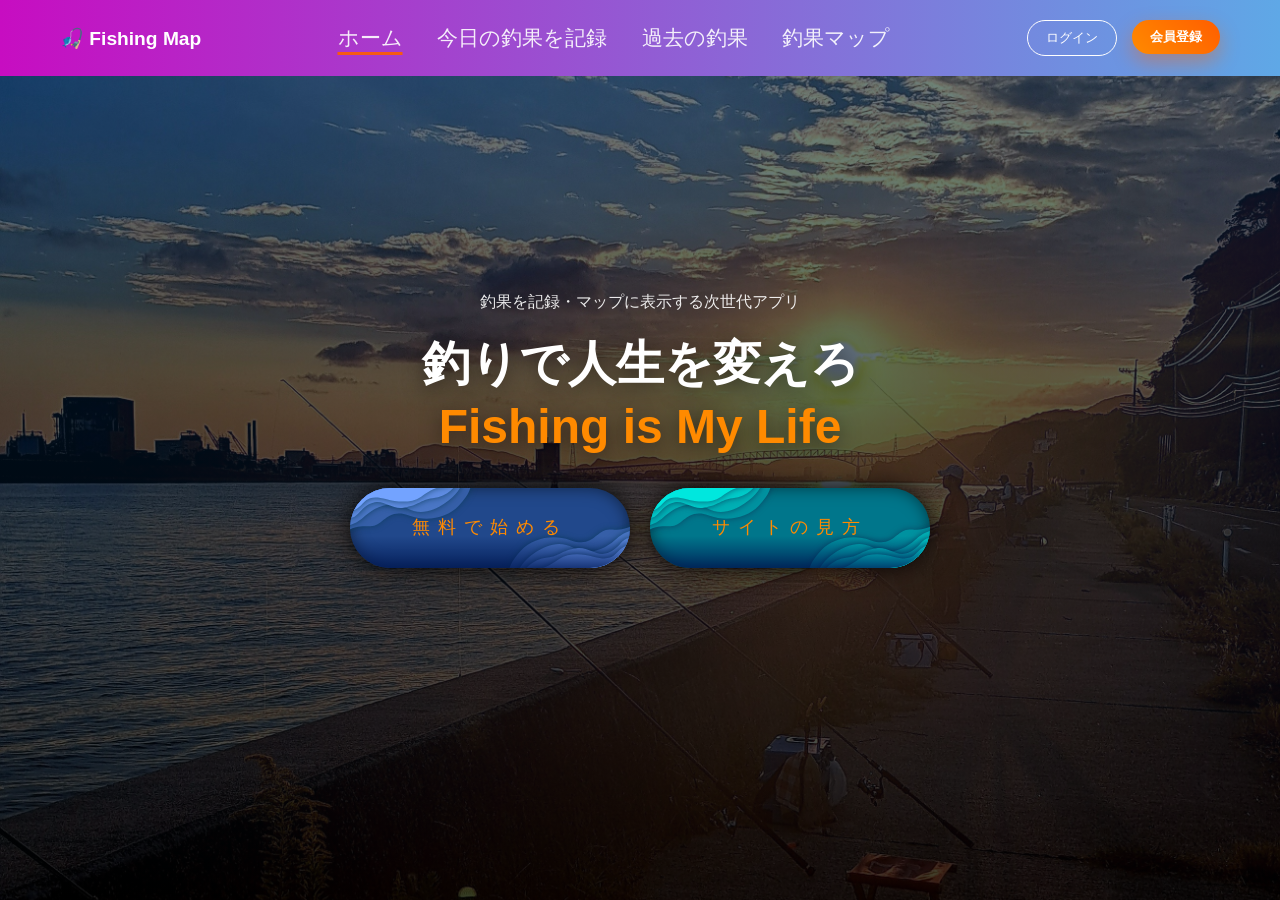
<file: index.html>
<!DOCTYPE html>
<html lang="ja">
<head>
  <meta charset="UTF-8">
  <title>Fishing Map Pro</title>
  <link rel="stylesheet" href="css/style.css">
  <link rel="stylesheet" href="css/ocean_btn.css">
  <link rel="stylesheet" href="css/mobile.css">
  <link href="https://fonts.googleapis.com/css2?family=Griffy&display=swap" rel="stylesheet">
</head>
<body>

<header class="navbar">
  <div class="logo">🎣 Fishing Map</div>
  <nav>
    <a href="#" class="active">ホーム</a>
    <a href="html/today.html">今日の釣果を記録</a>
    <a href="html/history.html">過去の釣果</a>
    <a href="html/map.html">釣果マップ</a>
  </nav>
  <div class="nav-buttons" id="navButtons">
    <a href="./html/login.html"><button class="outline-btn" onclick="showLogin()">ログイン</button></a>
    <a href="./html/register.html"><button class="primary-btn small" onclick="showRegister()">会員登録</button></a>
  </div>
  
  <!-- ハンバーガーボタン -->
  <button class="hamburger" id="hamburgerMenu">
    <span></span><span></span><span></span>
  </button>
</header>

<!-- モバイル用全画面メニュー -->
<div class="mobile-menu" id="mobileMenuOverlay">
  <nav>
    <a href="#" class="active-link">ホーム</a>
    <a href="html/today.html">今日の釣果を記録</a>
    <a href="html/history.html">過去の釣果</a>
    <a href="html/map.html">釣果マップ</a>
  </nav>
  <div class="nav-buttons">
    <a href="./html/login.html"><button class="outline-btn" onclick="showLogin()">ログイン</button></a>
    <a href="./html/register.html"><button class="primary-btn small" onclick="showRegister()">会員登録</button></a>
  </div>
</div>

<section class="hero home-hero">

  <img src="img/20251013_170953.jpg" alt="syasinn" class="hero-bg">

  <!-- 暗くするオーバーレイ -->
  <div class="overlay"></div>
  
  <div class="hero-content">
    <p class="sub">釣果を記録・マップに表示する次世代アプリ</p>
    <h1>
      釣りで人生を変えろ<br>
      <span>Fishing is My Life</span>
    </h1>

    <div class="hero-buttons">
      <a href="html/register.html" class="button button--1">
        <span class="wave"></span>
        <span class="wave"></span>
        <span class="wave"></span>
        <span class="wave"></span>
        <span class="fish"></span>
        <span class="button__text">無料で始める</span>
        <span class="bubble"></span>
        <span class="bubble"></span>
        <span class="bubble"></span>
        <span class="bubble"></span>
      </a>
      <a href="html/about.html" class="button button--2">
        <span class="wave"></span>
        <span class="wave"></span>
        <span class="wave"></span>
        <span class="wave"></span>
        <span class="fish"></span>
        <span class="button__text">サイトの見方</span>
        <span class="bubble"></span>
        <span class="bubble"></span>
        <span class="bubble"></span>
        <span class="bubble"></span>
      </a>
    </div>
  </div>


</section>

<script src="script/auth.js"></script>
<script src="script/script.js"></script>
<script>
  updateNavbar();
</script>
</body>
</html>
</file>
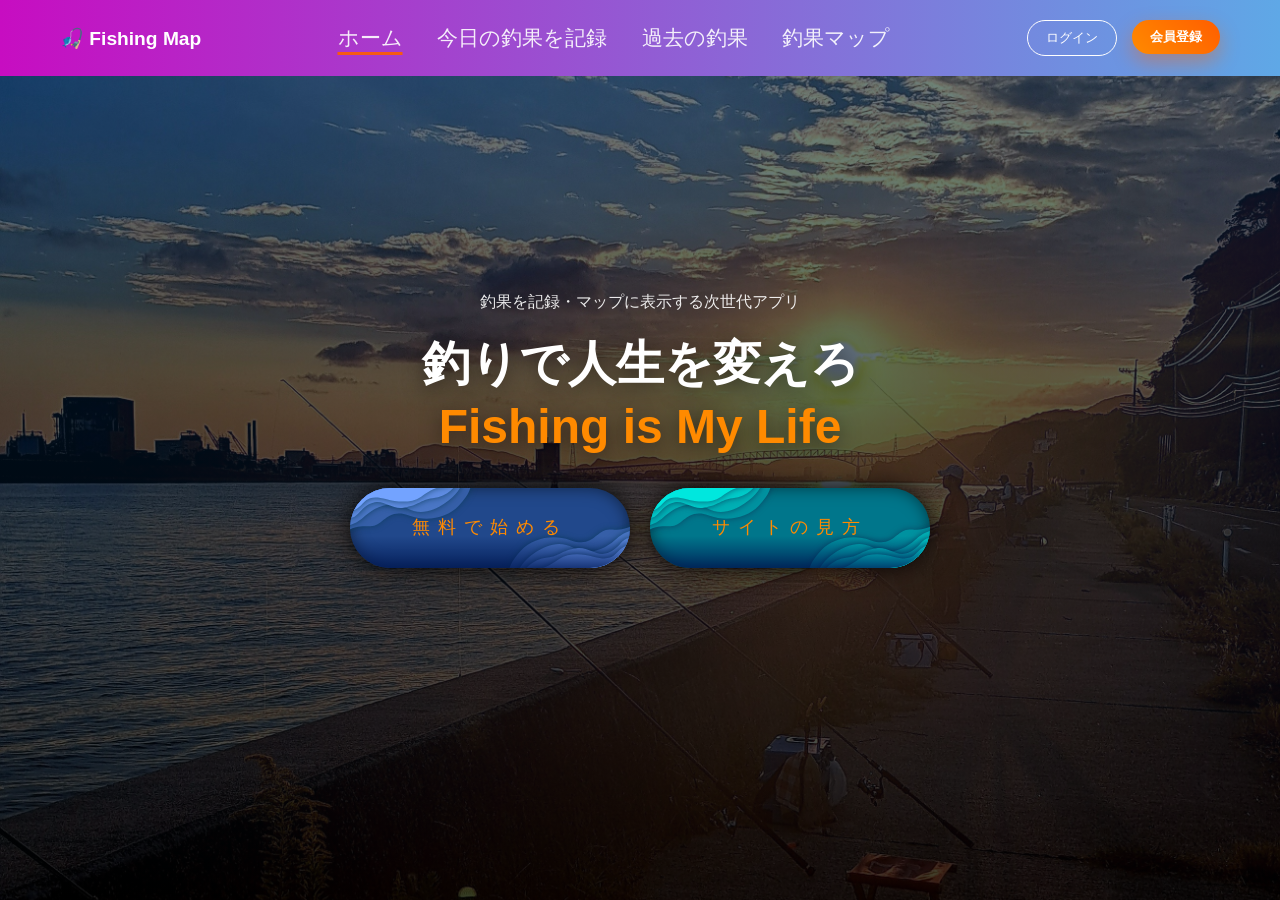
<file: Web/main/index.html>
<!DOCTYPE html>
<html lang="ja">
<head>
  <meta charset="UTF-8">
  <title>Fishing Map Pro</title>
  <link rel="stylesheet" href="css/style.css">
  <link rel="stylesheet" href="css/ocean_btn.css">
  <link href="https://fonts.googleapis.com/css2?family=Griffy&display=swap" rel="stylesheet">
</head>
<body>

<header class="navbar">
  <div class="logo">🎣 Fishing Map</div>
  <nav>
    <a href="#" class="active">ホーム</a>
    <a href="html/today.html">今日の釣果を記録</a>
    <a href="html/history.html">過去の釣果</a>
    <a href="html/map.html">釣果マップ</a>
  </nav>
  <div class="nav-buttons" id="navButtons">
    <a href="./html/login.html"><button class="outline-btn" onclick="showLogin()">ログイン</button></a>
    <a href="./html/register.html"><button class="primary-btn small" onclick="showRegister()">会員登録</button></a>
  </div> 
</header>

<section class="hero">

  <img src="img/20251013_170953.jpg" alt="syasinn" class="hero-bg">

  <!-- 暗くするオーバーレイ -->
  <div class="overlay"></div>
  
  <div class="hero-content">
    <p class="sub">釣果を記録・マップに表示する次世代アプリ</p>
    <h1>
      釣りで人生を変えろ<br>
      <span>Fishing is My Life</span>
    </h1>

    <div class="hero-buttons">
      <a href="html/register.html" class="button button--1">
        <span class="wave"></span>
        <span class="wave"></span>
        <span class="wave"></span>
        <span class="wave"></span>
        <span class="fish"></span>
        <span class="button__text">無料で始める</span>
        <span class="bubble"></span>
        <span class="bubble"></span>
        <span class="bubble"></span>
        <span class="bubble"></span>
      </a>
      <a href="html/about.html" class="button button--2">
        <span class="wave"></span>
        <span class="wave"></span>
        <span class="wave"></span>
        <span class="wave"></span>
        <span class="fish"></span>
        <span class="button__text">サイトの見方</span>
        <span class="bubble"></span>
        <span class="bubble"></span>
        <span class="bubble"></span>
        <span class="bubble"></span>
      </a>
    </div>
  </div>


</section>

<script src="script/auth.js"></script>
<script src="script/script.js"></script>
<script>
  updateNavbar();
</script>
</body>
</html>
</file>
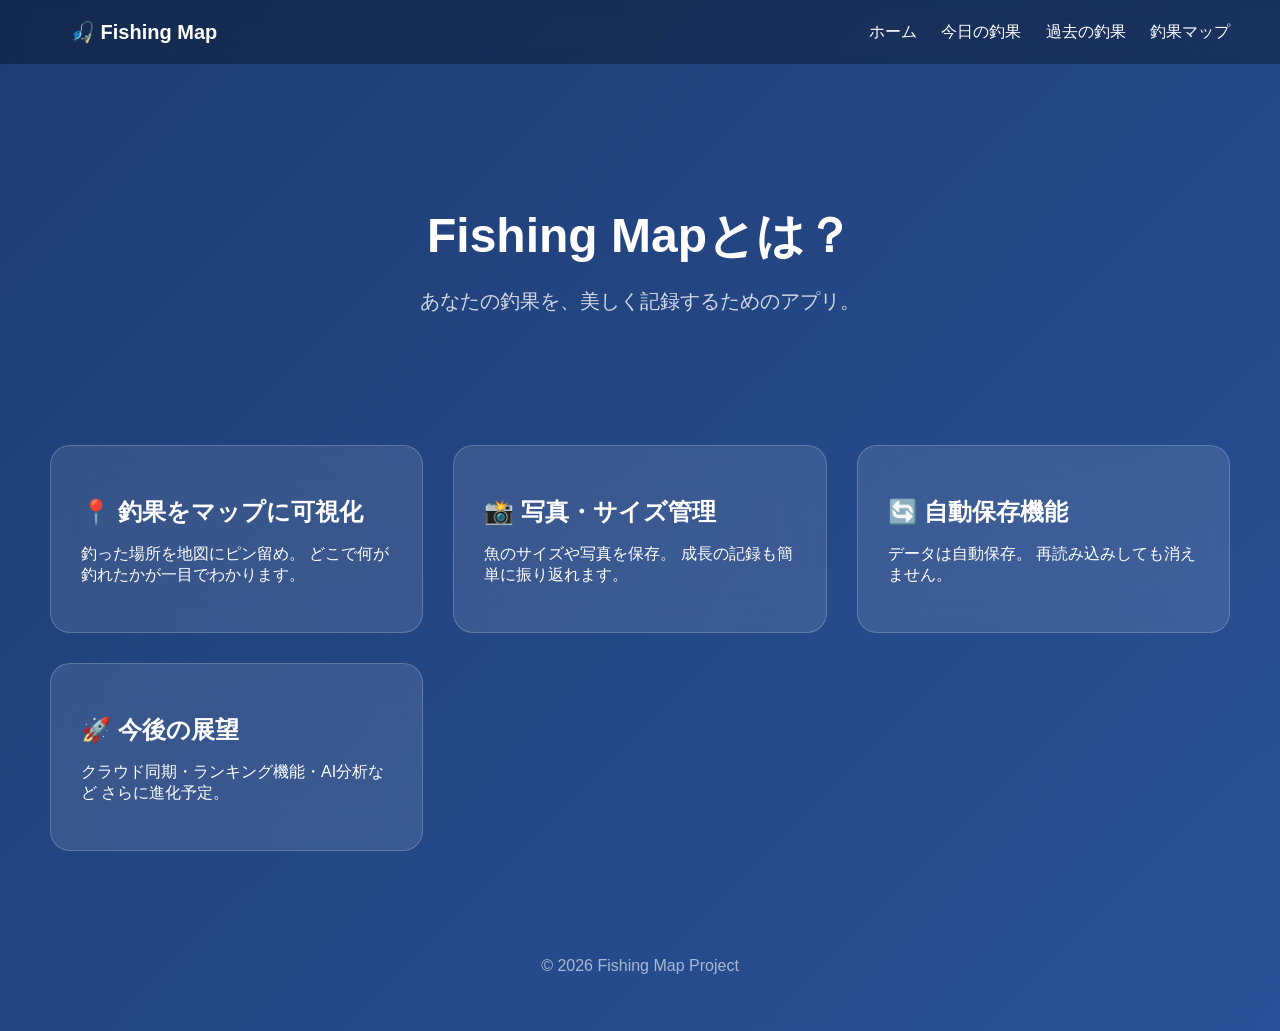
<file: html/about.html>
<!DOCTYPE html>
<html lang="ja">
<head>
  <meta charset="UTF-8">
  <title>Fishing Map | このサイトについて</title>
  <link rel="stylesheet" href="../css/about.css">
  <link rel="stylesheet" href="../css/mobile.css">
</head>
<body>

<header class="navbar">
  <div class="logo">
    <a href="../index.html" style="text-decoration:none; color:white;">
    🎣 Fishing Map
    </a>
  </div>
  <nav>
    <a href="../index.html">ホーム</a>
    <a href="today.html">今日の釣果</a>
    <a href="history.html">過去の釣果</a>
    <a href="map.html">釣果マップ</a>
  </nav>
  
  <!-- ハンバーガーボタン -->
  <button class="hamburger" id="hamburgerMenu">
    <span></span><span></span><span></span>
  </button>
</header>

<!-- モバイル用全画面メニュー -->
<div class="mobile-menu" id="mobileMenuOverlay">
  <nav>
    <a href="../index.html">ホーム</a>
    <a href="today.html">今日の釣果</a>
    <a href="history.html">過去の釣果</a>
    <a href="map.html">釣果マップ</a>
  </nav>
  <div class="nav-buttons">
    <a href="login.html"><button class="outline-btn" onclick="showLogin()">ログイン</button></a>
    <a href="register.html"><button class="primary-btn small" onclick="showRegister()">会員登録</button></a>
  </div>
</div>

<section class="hero">
  <h1>Fishing Mapとは？</h1>
  <p>あなたの釣果を、美しく記録するためのアプリ。</p>
</section>

<section class="glass-container">

  <div class="glass-card">
    <h2>📍 釣果をマップに可視化</h2>
    <p>
      釣った場所を地図にピン留め。
      どこで何が釣れたかが一目でわかります。
    </p>
  </div>

  <div class="glass-card">
    <h2>📸 写真・サイズ管理</h2>
    <p>
      魚のサイズや写真を保存。
      成長の記録も簡単に振り返れます。
    </p>
  </div>

  <div class="glass-card">
    <h2>🔄 自動保存機能</h2>
    <p>
      データは自動保存。
      再読み込みしても消えません。
    </p>
  </div>

  <div class="glass-card">
    <h2>🚀 今後の展望</h2>
    <p>
      クラウド同期・ランキング機能・AI分析など
      さらに進化予定。
    </p>
  </div>

</section>

<footer>
  <p>© 2026 Fishing Map Project</p>
</footer>

</body>
</html>
</file>
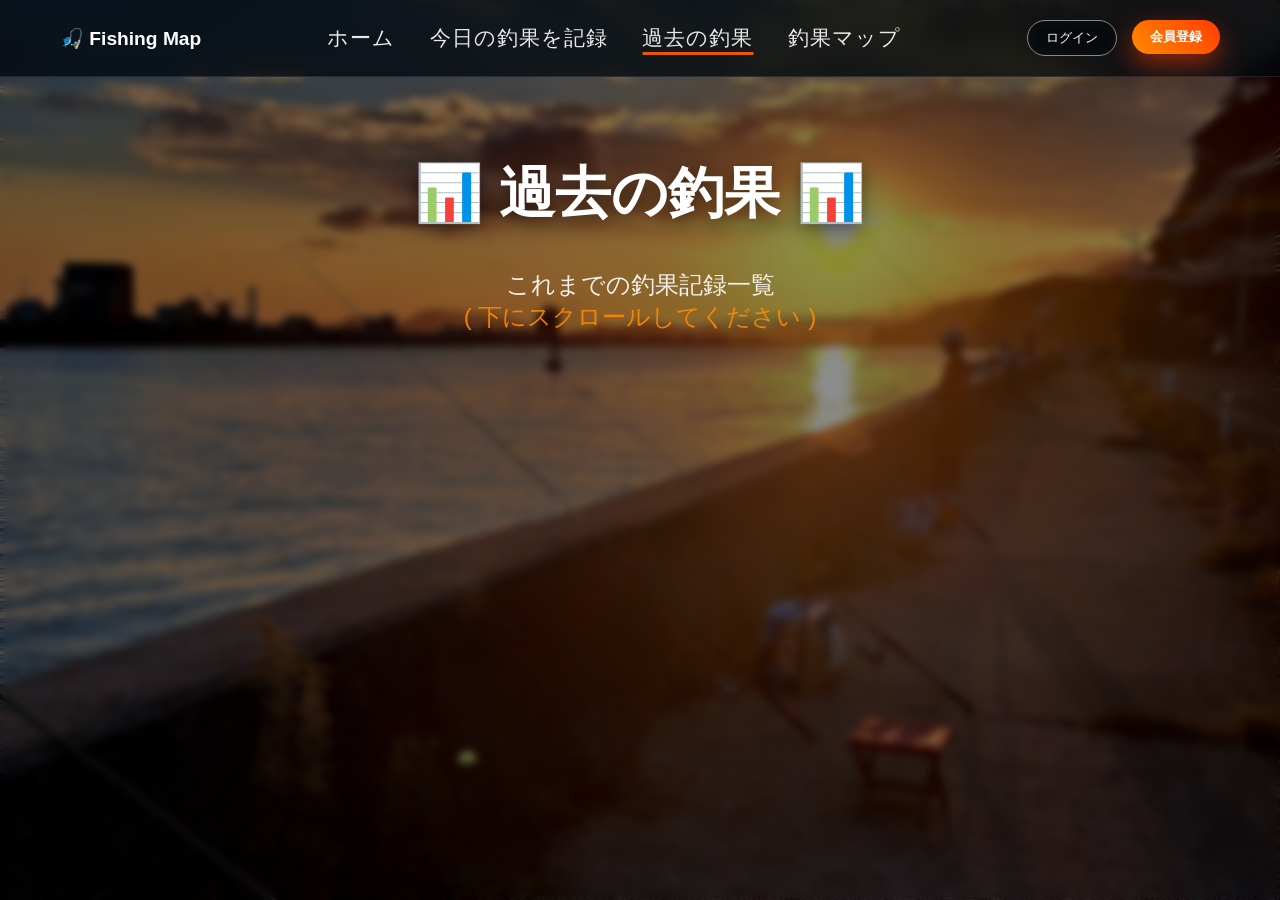
<file: html/history.html>
<!DOCTYPE html>
<html lang="ja">
<head>
  <meta charset="UTF-8">
  <title>Fishing Map Pro</title>
  <link rel="stylesheet" href="../css/history_style.css">
  <link rel="stylesheet" href="../css/mobile.css">
</head>
<body>

<header class="navbar">
  <div class="logo">
    <a href="../index.html" style="text-decoration:none; color:white;">
    🎣 Fishing Map
    </a>
  </div>
  <nav>
    <a href="../index.html">ホーム</a>
    <a href="today.html">今日の釣果を記録</a>
    <a href="#" class="active">過去の釣果</a>
    <a href="map.html">釣果マップ</a>
  </nav>
  <div class="nav-buttons" id="navButtons">
    <a href="../html/login.html"><button class="outline-btn" onclick="showLogin()">ログイン</button></a>
    <a href="../html/register.html"><button class="primary-btn small" onclick="showRegister()">会員登録</button></a>
  </div>
  
  <!-- ハンバーガーボタン -->
  <button class="hamburger" id="hamburgerMenu">
    <span></span><span></span><span></span>
  </button>
</header>

<!-- モバイル用全画面メニュー -->
<div class="mobile-menu" id="mobileMenuOverlay">
  <nav>
    <a href="../index.html">ホーム</a>
    <a href="today.html">今日の釣果を記録</a>
    <a href="#" class="active-link">過去の釣果</a>
    <a href="map.html">釣果マップ</a>
  </nav>
  <div class="nav-buttons">
    <a href="login.html"><button class="outline-btn" onclick="showLogin()">ログイン</button></a>
    <a href="register.html"><button class="primary-btn small" onclick="showRegister()">会員登録</button></a>
  </div>
</div>


<section class="hero">
  <!-- <img src="../img/20251013_170953.jpg" alt="syasinn" class="hero-bg">
  <div class="overlay"></div> -->

  <!-- ★ タイトルをヒーロー内に -->
  <div class="hero-content">
    <h1>📊 過去の釣果 📊</h1>
    <p class="sub">これまでの釣果記録一覧</p>
    <p class="sub_2">( 下にスクロールしてください )</p>
  </div>
</section>

<!-- ★ ここから下が写真の下に続く -->
<section class="history-section">
  <div id="historyList"></div>
</section>



<script src="../script/script.js"></script>
</body>
</html>
</file>
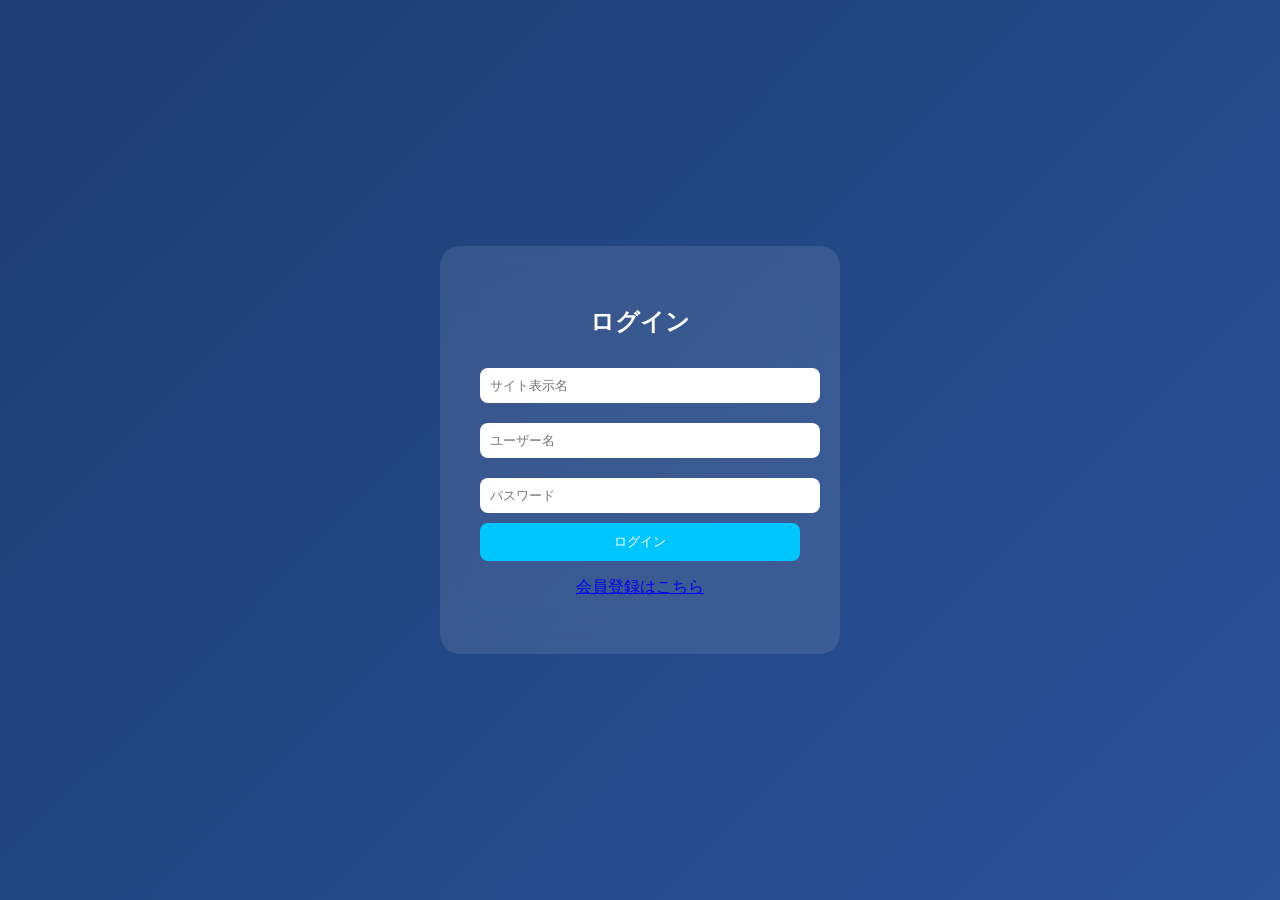
<file: html/login.html>
<!DOCTYPE html>
<html lang="ja">
<head>
<meta charset="UTF-8">
<title>ログイン</title>
<link rel="stylesheet" href="../css/auth.css">
<link rel="stylesheet" href="../css/mobile.css">
</head>
<body>

<div class="auth-box">
  <h2>ログイン</h2>
  <input type="text" id="saitoname" placeholder="サイト表示名">
  <input type="text" id="username" placeholder="ユーザー名">
  <input type="password" id="password" placeholder="パスワード">
  <a href="../index.html"><button onclick="login()">ログイン</button></a>
  <p><a href="register.html">会員登録はこちら</a></p>
</div>

<script src="../script/auth.js"></script>
</body>
</html>
</file>
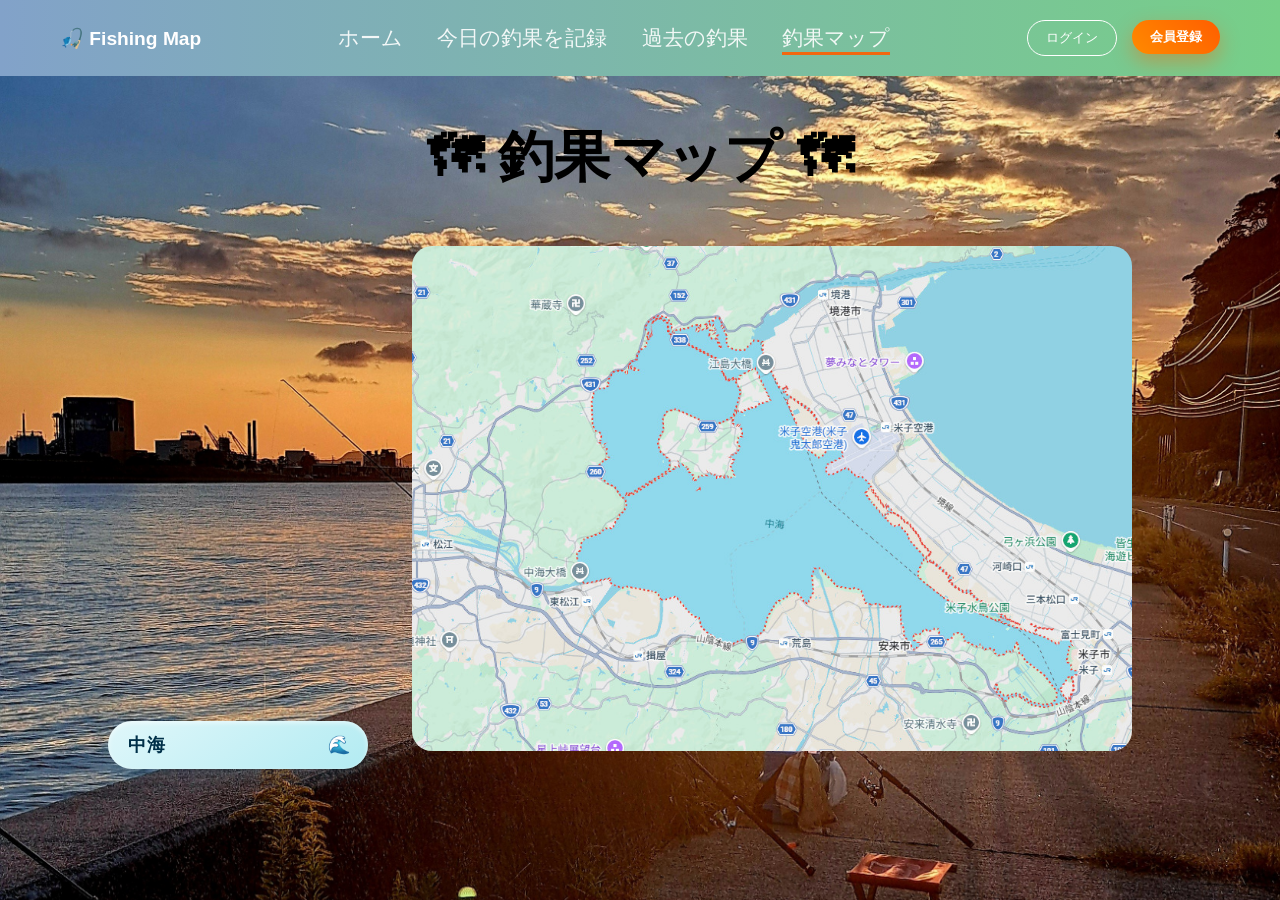
<file: html/map.html>
<!DOCTYPE html>
<html lang="ja">
<head>
  <meta charset="UTF-8">
  <title>Fishing Map Pro</title>
  <link rel="stylesheet" href="../css/map_style.css">
  <link rel="stylesheet" href="../css/mobile.css">
</head>
<body>

<header class="navbar">
  <div class="logo">
    <a href="../index.html" style="text-decoration:none; color:white;">
    🎣 Fishing Map
    </a>
  </div>
  <nav>
    <a href="../index.html">ホーム</a>
    <a href="today.html">今日の釣果を記録</a>
    <a href="history.html">過去の釣果</a>
    <a href="#" class="active">釣果マップ</a>
  </nav>
  <div class="nav-buttons" id="navBttons">
    <a href="../html/login.html"><button class="outline-btn" onclick="showLogin()">ログイン</button></a>
    <a href="../html/register.html"><button class="primary-btn small" onclick="showRegister()">会員登録</button></a>
  </div>
  
  <!-- ハンバーガーボタン -->
  <button class="hamburger" id="hamburgerMenu">
    <span></span><span></span><span></span>
  </button>
</header>

<!-- モバイル用全画面メニュー -->
<div class="mobile-menu" id="mobileMenuOverlay">
  <nav>
    <a href="../index.html">ホーム</a>
    <a href="today.html">今日の釣果を記録</a>
    <a href="history.html">過去の釣果</a>
    <a href="#" class="active-link">釣果マップ</a>
  </nav>
  <div class="nav-buttons">
    <a href="login.html"><button class="outline-btn" onclick="showLogin()">ログイン</button></a>
    <a href="register.html"><button class="primary-btn small" onclick="showRegister()">会員登録</button></a>
  </div>
</div>

<section class="map-section">

  <h1>🗺 釣果マップ 🗺</h1>

  <!-- 地域選択 -->
  <div class="select-wrapper">
    <select id="regionSelect">
      <option value="">地域を選択</option>
      <option value="nakaumi" selected>中海</option>
      <option value="shimane">島根半島</option>
      <option value="umi">美保湾</option>
    </select>
  </div>

  <!-- マップ表示エリア -->
  <div class="map-container">
    <img id="mapImage" src="../img/umi.jpg" alt="">
    <div id="pinLayer"></div>
  </div>

</section>




<script src="../script/script.js"></script>
<script src="../script/map.js"></script>
</body>
</html>
</file>
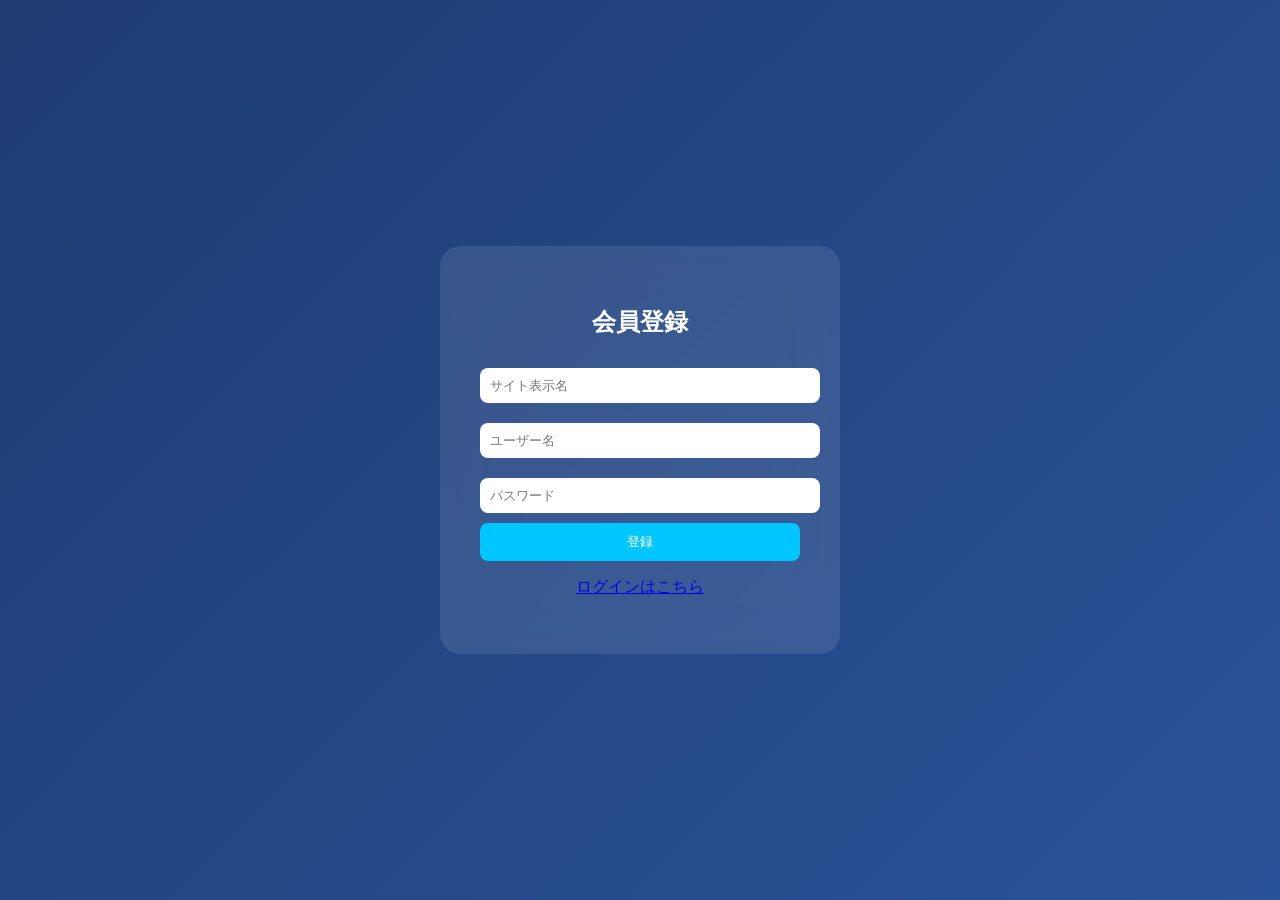
<file: html/register.html>
<!DOCTYPE html>
<html lang="ja">
<head>
<meta charset="UTF-8">
<title>会員登録</title>
<link rel="stylesheet" href="../css/auth.css">
<link rel="stylesheet" href="../css/mobile.css">
</head>
<body>

<div class="auth-box">
  <h2>会員登録</h2>
  <input type="text" id="saitoname" placeholder="サイト表示名">
  <input type="text" id="username" placeholder="ユーザー名">
  <input type="password" id="password" placeholder="パスワード">
  <a href="../index.html"><button onclick="register()">登録</button></a>
  <p><a href="login.html">ログインはこちら</a></p>
</div>

<script src="../script/auth.js"></script>
</body>
</html>
</file>
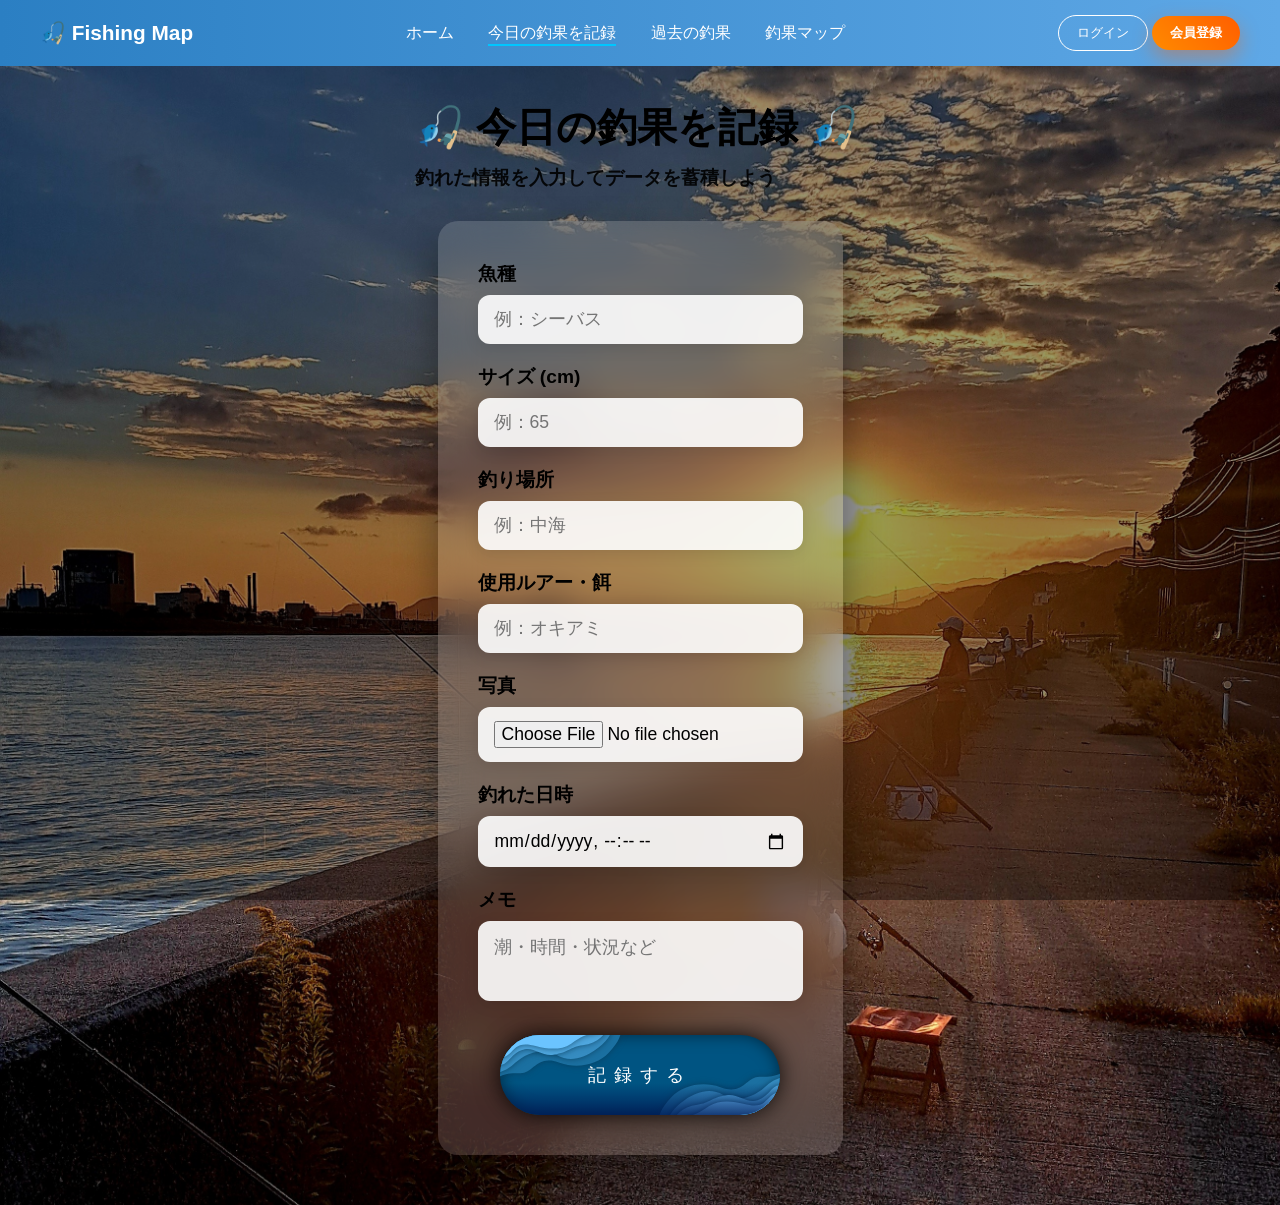
<file: html/today.html>
<!DOCTYPE html>
<html lang="ja">
<head>
  <meta charset="UTF-8">
  <title>Fishing Map Pro</title>
  <link rel="stylesheet" href="../css/today_style.css">
  <link rel="stylesheet" href="../css/ocean_btn.css">
  <link rel="stylesheet" href="../css/mobile.css">
  <link href="https://fonts.googleapis.com/css2?family=Griffy&display=swap" rel="stylesheet">
</head>
<body>

<header class="navbar">
<div class="logo">
<a href="../index.html" style="text-decoration:none; color:white;">
    🎣 Fishing Map
</a>
</div>
  <nav>
    <a href="../index.html">ホーム</a>
    <a href="#" class="active">今日の釣果を記録</a>
    <a href="history.html">過去の釣果</a>
    <a href="map.html">釣果マップ</a>
  </nav>
  <div class="nav-buttons" id="navBttons">
    <a href="../html/login.html"><button class="outline-btn" onclick="showLogin()">ログイン</button></a>
    <a href="../html/register.html"><button class="primary-btn small" onclick="showRegister()">会員登録</button></a>
  </div>
  
  <!-- ハンバーガーボタン -->
  <button class="hamburger" id="hamburgerMenu">
    <span></span><span></span><span></span>
  </button>
</header>

<!-- モバイル用全画面メニュー -->
<div class="mobile-menu" id="mobileMenuOverlay">
  <nav>
    <a href="../index.html">ホーム</a>
    <a href="#" class="active-link">今日の釣果を記録</a>
    <a href="history.html">過去の釣果</a>
    <a href="map.html">釣果マップ</a>
  </nav>
  <div class="nav-buttons">
    <a href="login.html"><button class="outline-btn" onclick="showLogin()">ログイン</button></a>
    <a href="register.html"><button class="primary-btn small" onclick="showRegister()">会員登録</button></a>
  </div>
</div>

<section class="hero">

  <!-- <img src="../img/20251013_170953.jpg" alt="syasinn" class="hero-bg">
  <div class="overlay"></div> -->
  
  <div class="hero-content">
    <h1>🎣 今日の釣果を記録 🎣</h1>
    <h3 class="sub">釣れた情報を入力してデータを蓄積しよう</h3>

    <!-- ★ 入力カード -->
    <div class="catch-card">

      <div class="form-group">
        <label>魚種</label>
        <input type="text" placeholder="例：シーバス">
      </div>

      <div class="form-group">
        <label>サイズ (cm)</label>
        <input type="number" placeholder="例：65">
      </div>

      <div class="form-group">
        <label>釣り場所</label>
        <input type="text" placeholder="例：中海">
      </div>

      <div class="form-group">
        <label>使用ルアー・餌</label>
        <input type="text" placeholder="例：オキアミ">
      </div>

      <div class="form-group">
        <label>写真</label>
        <input type="file" id="photoInput" accept="image/*">
      </div>

      <div class="form-group">
        <label>釣れた日時</label>
        <input type="datetime-local" id="catchTime">
      </div>
      
      <div class="form-group">
        <label>メモ</label>
        <textarea placeholder="潮・時間・状況など"></textarea>
      </div>
 
      <a href="#" class="button button--3 save-btn" id="saveBtn">
        <span class="wave"></span>
        <span class="wave"></span>
        <span class="wave"></span>
        <span class="wave"></span>
        <span class="fish"></span>
        <span class="button__text">記録する</span>
        <span class="bubble"></span>
        <span class="bubble"></span>
        <span class="bubble"></span>
        <span class="bubble"></span>
      </a>

    </div>
  </div>

</section>

<script src="../script/script.js"></script>
</body>
</html>
</file>
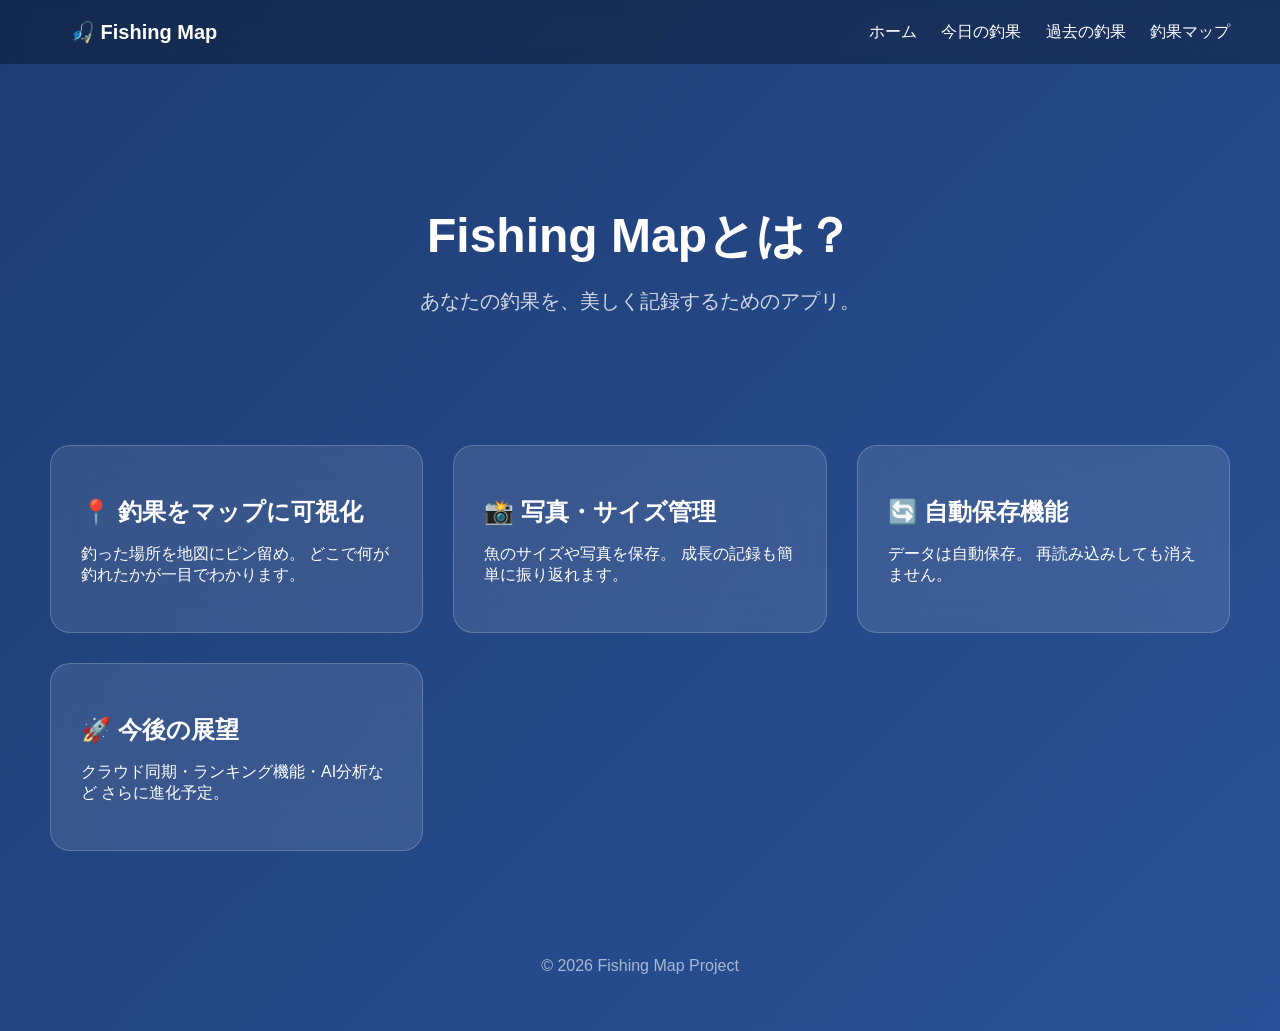
<file: Web/main/html/about.html>
<!DOCTYPE html>
<html lang="ja">
<head>
  <meta charset="UTF-8">
  <title>Fishing Map | このサイトについて</title>
  <link rel="stylesheet" href="../css/about.css">
</head>
<body>

<header class="navbar">
  <div class="logo">
    <a href="../index.html" style="text-decoration:none; color:white;">
    🎣 Fishing Map
    </a>
  </div>
  <nav>
    <a href="../index.html">ホーム</a>
    <a href="today.html">今日の釣果</a>
    <a href="history.html">過去の釣果</a>
    <a href="map.html">釣果マップ</a>
  </nav>
</header>

<section class="hero">
  <h1>Fishing Mapとは？</h1>
  <p>あなたの釣果を、美しく記録するためのアプリ。</p>
</section>

<section class="glass-container">

  <div class="glass-card">
    <h2>📍 釣果をマップに可視化</h2>
    <p>
      釣った場所を地図にピン留め。
      どこで何が釣れたかが一目でわかります。
    </p>
  </div>

  <div class="glass-card">
    <h2>📸 写真・サイズ管理</h2>
    <p>
      魚のサイズや写真を保存。
      成長の記録も簡単に振り返れます。
    </p>
  </div>

  <div class="glass-card">
    <h2>🔄 自動保存機能</h2>
    <p>
      データは自動保存。
      再読み込みしても消えません。
    </p>
  </div>

  <div class="glass-card">
    <h2>🚀 今後の展望</h2>
    <p>
      クラウド同期・ランキング機能・AI分析など
      さらに進化予定。
    </p>
  </div>

</section>

<footer>
  <p>© 2026 Fishing Map Project</p>
</footer>

</body>
</html>
</file>
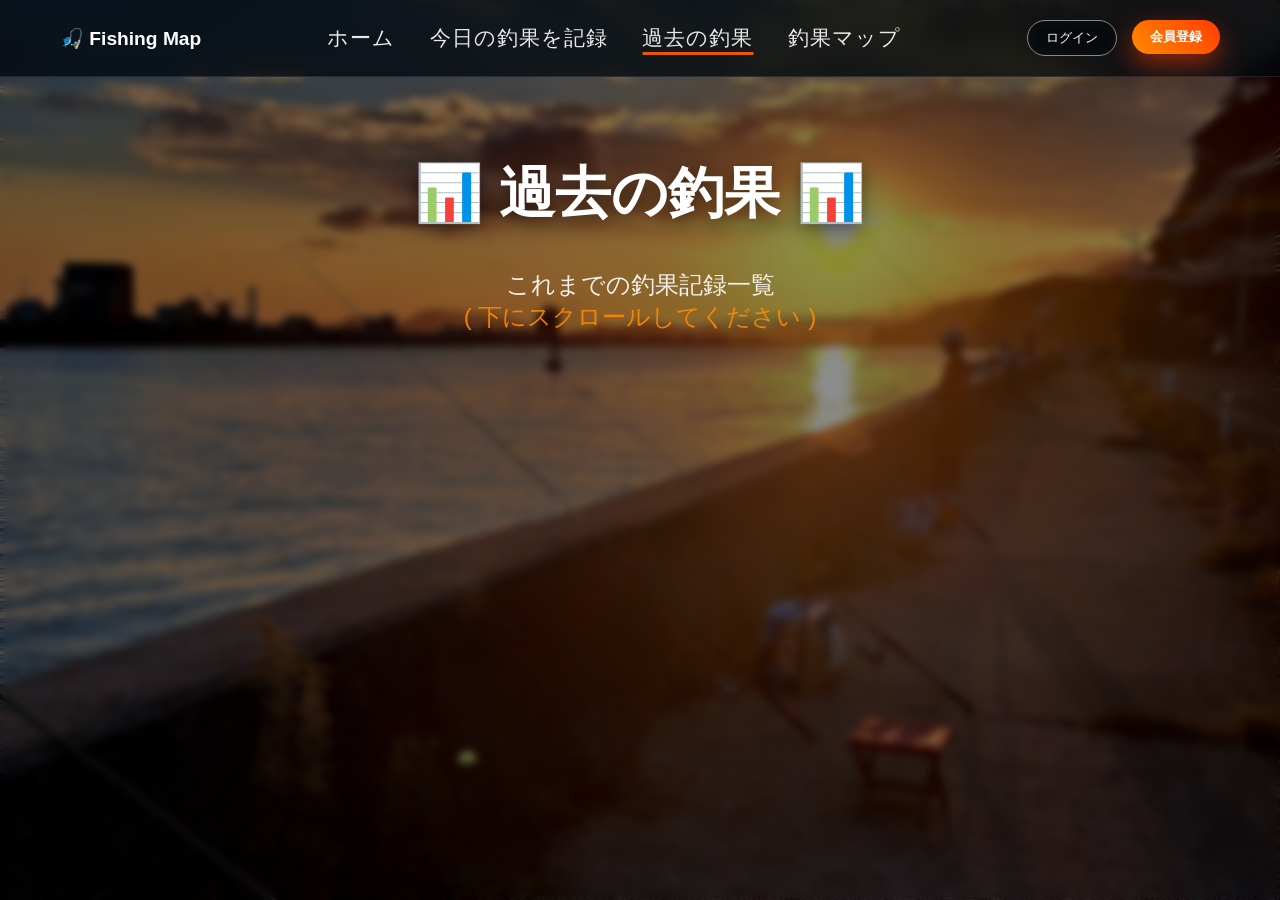
<file: Web/main/html/history.html>
<!DOCTYPE html>
<html lang="ja">
<head>
  <meta charset="UTF-8">
  <title>Fishing Map Pro</title>
  <link rel="stylesheet" href="../css/history_style.css">
</head>
<body>

<header class="navbar">
  <div class="logo">
    <a href="../index.html" style="text-decoration:none; color:white;">
    🎣 Fishing Map
    </a>
  </div>
  <nav>
    <a href="../index.html">ホーム</a>
    <a href="today.html">今日の釣果を記録</a>
    <a href="#" class="active">過去の釣果</a>
    <a href="map.html">釣果マップ</a>
  </nav>
  <div class="nav-buttons" id="navButtons">
    <a href="../html/login.html"><button class="outline-btn" onclick="showLogin()">ログイン</button></a>
    <a href="../html/register.html"><button class="primary-btn small" onclick="showRegister()">会員登録</button></a>
  </div>
</header>


<section class="hero">
  <!-- <img src="../img/20251013_170953.jpg" alt="syasinn" class="hero-bg">
  <div class="overlay"></div> -->

  <!-- ★ タイトルをヒーロー内に -->
  <div class="hero-content">
    <h1>📊 過去の釣果 📊</h1>
    <p class="sub">これまでの釣果記録一覧</p>
    <p class="sub_2">( 下にスクロールしてください )</p>
  </div>
</section>

<!-- ★ ここから下が写真の下に続く -->
<section class="history-section">
  <div id="historyList"></div>
</section>



<script src="../script/script.js"></script>
</body>
</html>
</file>
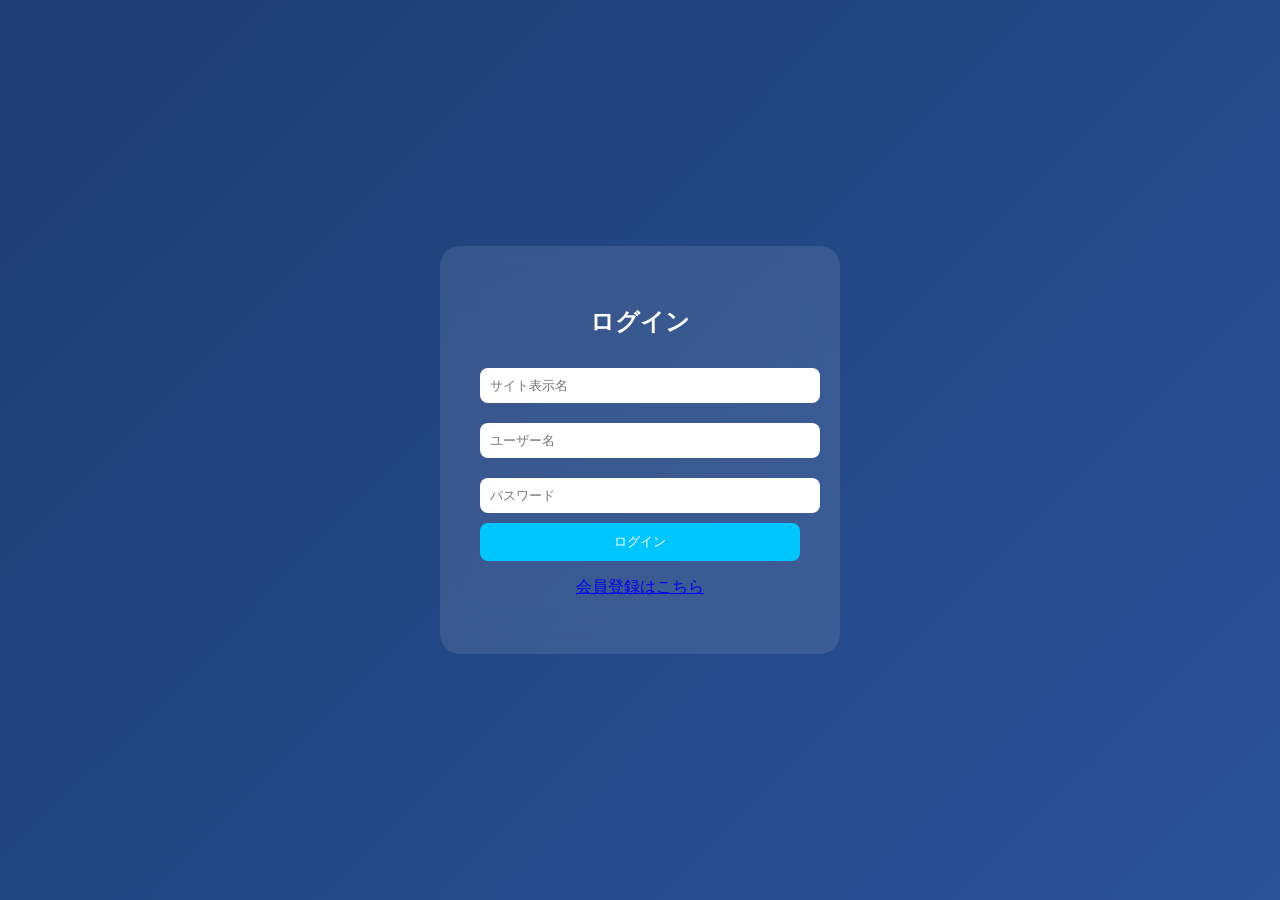
<file: Web/main/html/login.html>
<!DOCTYPE html>
<html lang="ja">
<head>
<meta charset="UTF-8">
<title>ログイン</title>
<link rel="stylesheet" href="../css/auth.css">
</head>
<body>

<div class="auth-box">
  <h2>ログイン</h2>
  <input type="text" id="saitoname" placeholder="サイト表示名">
  <input type="text" id="username" placeholder="ユーザー名">
  <input type="password" id="password" placeholder="パスワード">
  <a href="../index.html"><button onclick="login()">ログイン</button></a>
  <p><a href="register.html">会員登録はこちら</a></p>
</div>

<script src="../script/auth.js"></script>
</body>
</html>
</file>
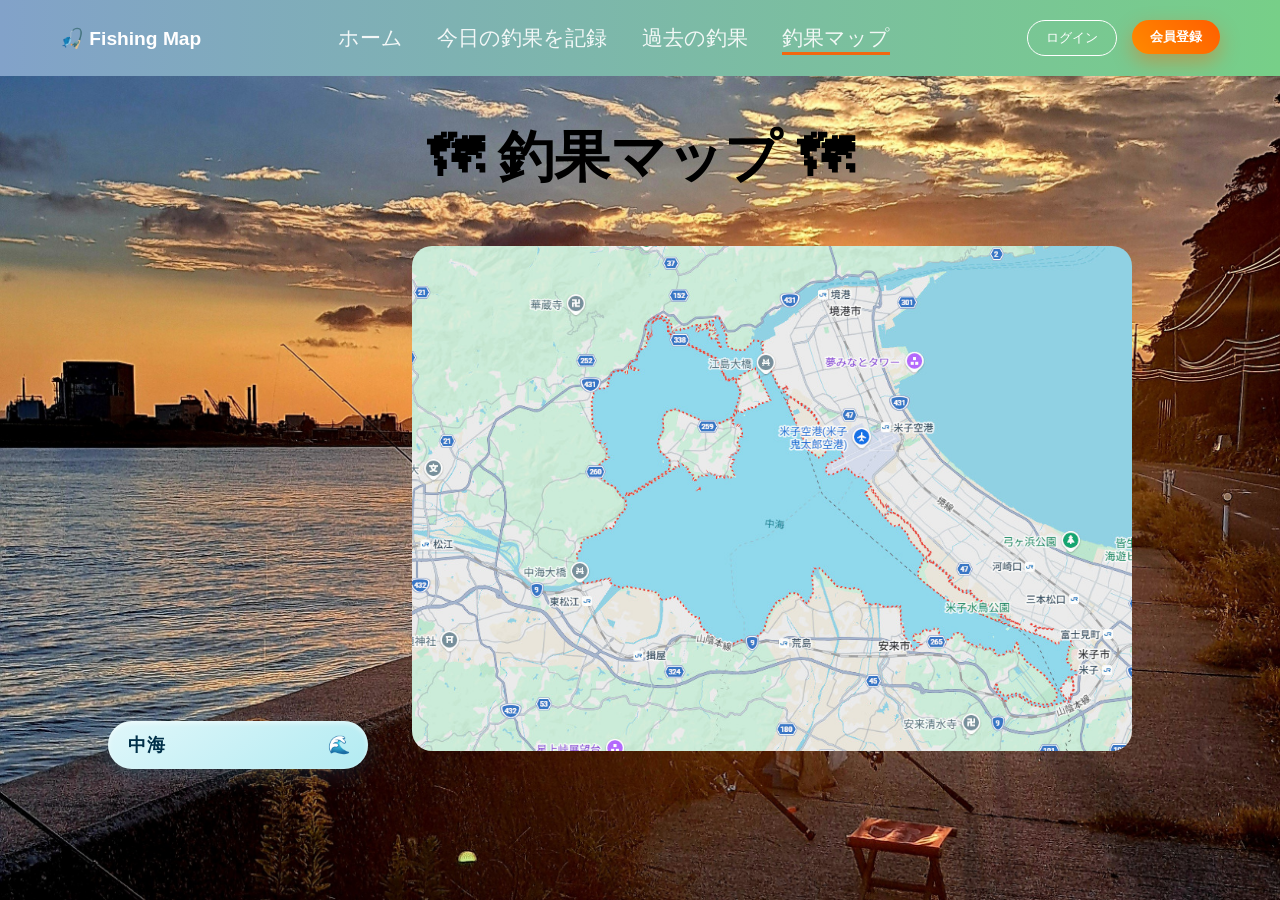
<file: Web/main/html/map.html>
<!DOCTYPE html>
<html lang="ja">
<head>
  <meta charset="UTF-8">
  <title>Fishing Map Pro</title>
  <link rel="stylesheet" href="../css/map_style.css">
</head>
<body>

<header class="navbar">
  <div class="logo">
    <a href="../index.html" style="text-decoration:none; color:white;">
    🎣 Fishing Map
    </a>
  </div>
  <nav>
    <a href="../index.html">ホーム</a>
    <a href="today.html">今日の釣果を記録</a>
    <a href="history.html">過去の釣果</a>
    <a href="#" class="active">釣果マップ</a>
  </nav>
  <div class="nav-buttons" id="navBttons">
    <a href="../html/login.html"><button class="outline-btn" onclick="showLogin()">ログイン</button></a>
    <a href="../html/register.html"><button class="primary-btn small" onclick="showRegister()">会員登録</button></a>
  </div>
</header>

<section class="map-section">

  <h1>🗺 釣果マップ 🗺</h1>

  <!-- 地域選択 -->
  <div class="select-wrapper">
    <select id="regionSelect">
      <option value="">地域を選択</option>
      <option value="nakaumi" selected>中海</option>
      <option value="shimane">島根半島</option>
      <option value="umi">美保湾</option>
    </select>
  </div>

  <!-- マップ表示エリア -->
  <div class="map-container">
    <img id="mapImage" src="../img/umi.jpg" alt="">
    <div id="pinLayer"></div>
  </div>

</section>




<script src="../script/script.js"></script>
<script src="../script/map.js"></script>
</body>
</html>
</file>
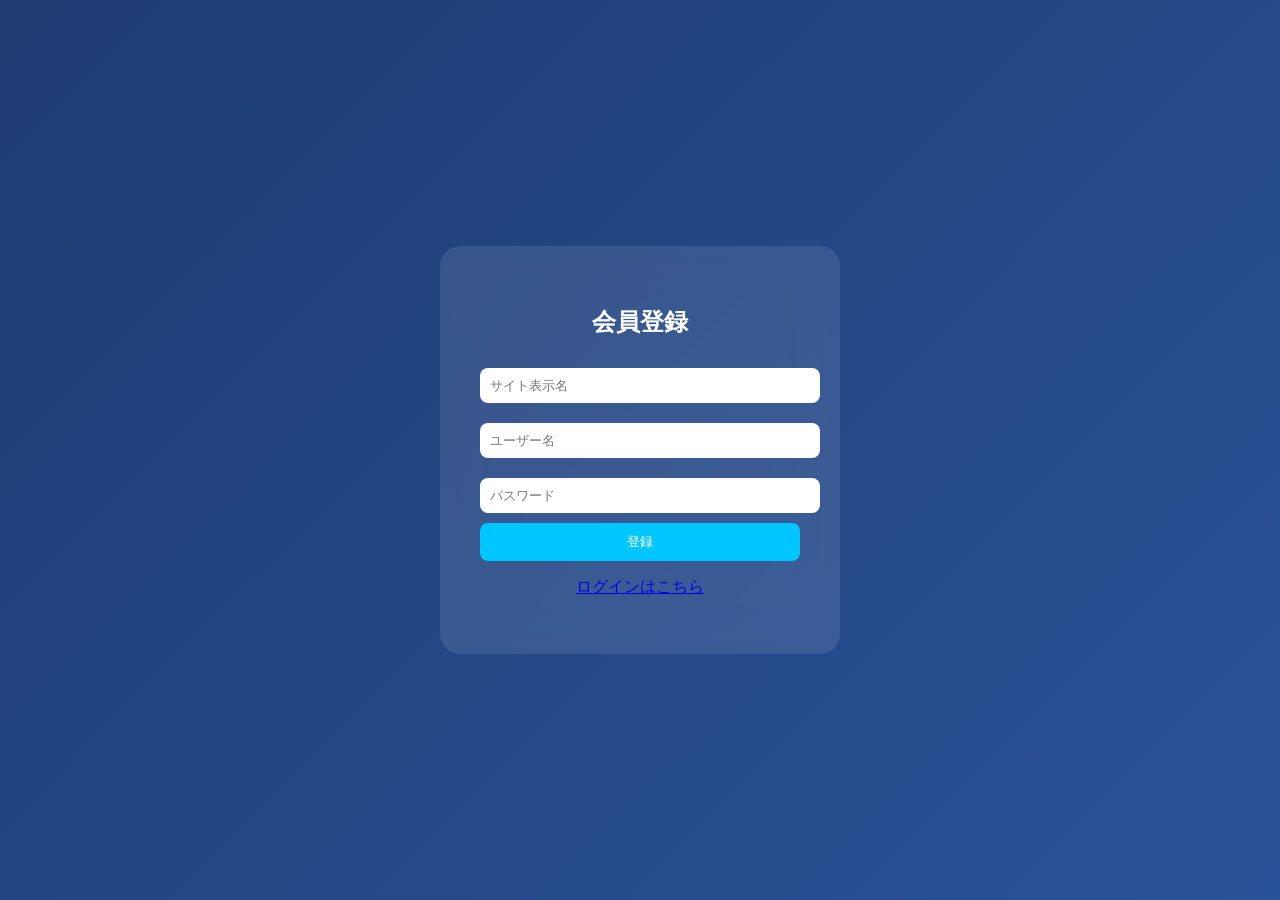
<file: Web/main/html/register.html>
<!DOCTYPE html>
<html lang="ja">
<head>
<meta charset="UTF-8">
<title>会員登録</title>
<link rel="stylesheet" href="../css/auth.css">
</head>
<body>

<div class="auth-box">
  <h2>会員登録</h2>
  <input type="text" id="saitoname" placeholder="サイト表示名">
  <input type="text" id="username" placeholder="ユーザー名">
  <input type="password" id="password" placeholder="パスワード">
  <a href="../index.html"><button onclick="register()">登録</button></a>
  <p><a href="login.html">ログインはこちら</a></p>
</div>

<script src="../script/auth.js"></script>
</body>
</html>
</file>
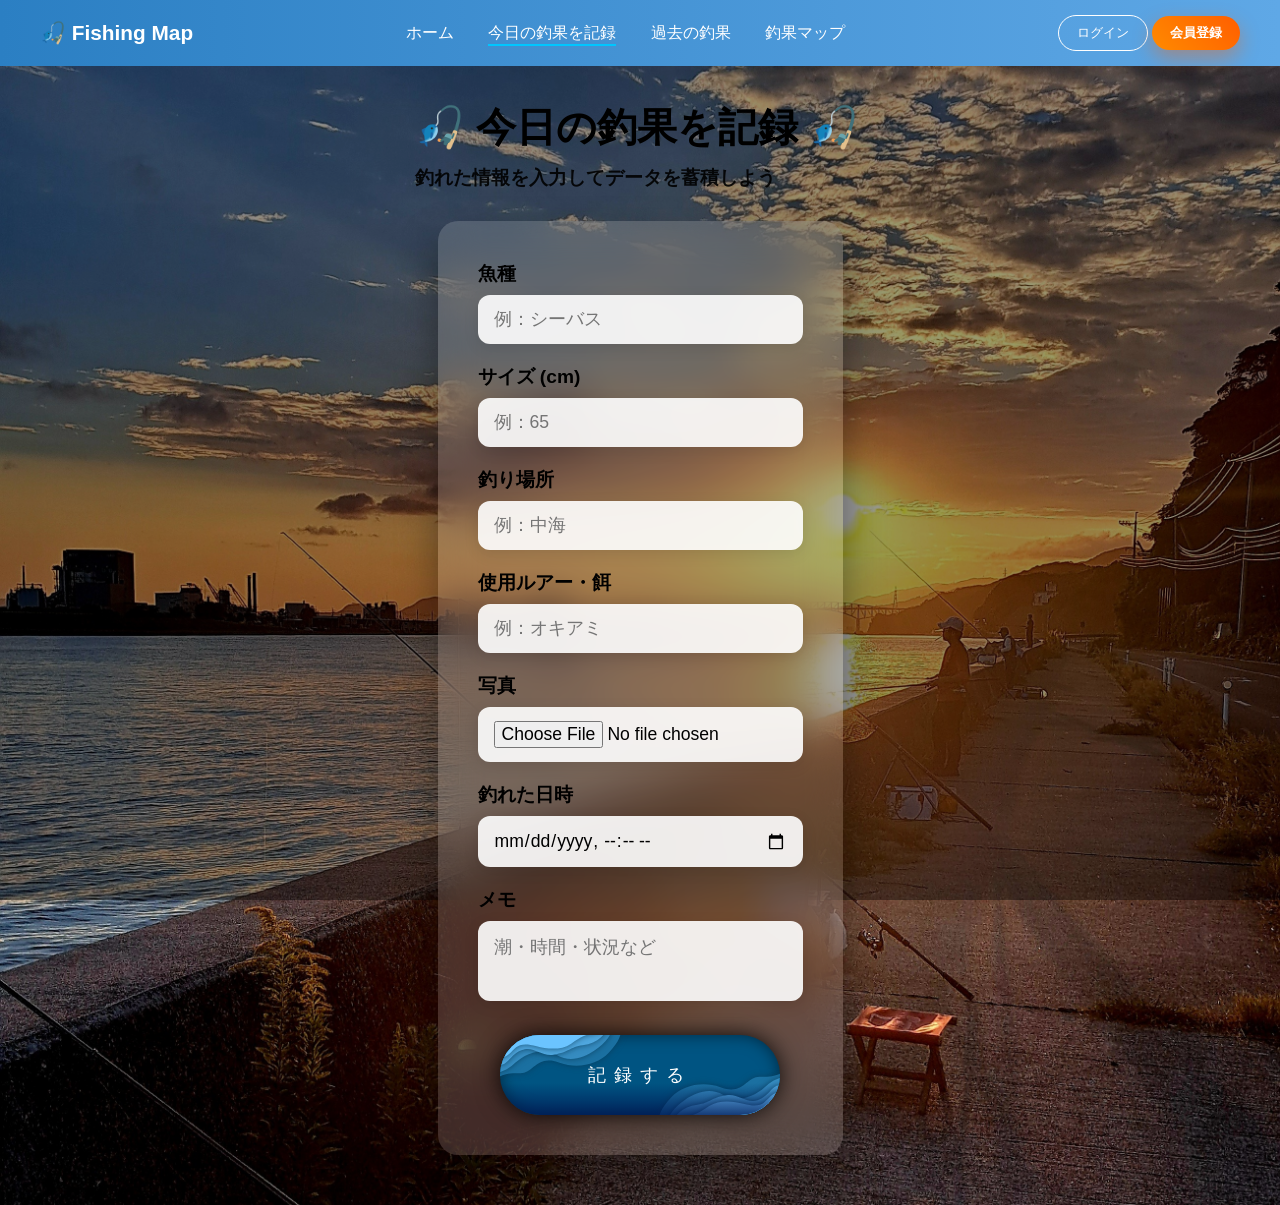
<file: Web/main/html/today.html>
<!DOCTYPE html>
<html lang="ja">
<head>
  <meta charset="UTF-8">
  <title>Fishing Map Pro</title>
  <link rel="stylesheet" href="../css/today_style.css">
  <link rel="stylesheet" href="../css/ocean_btn.css">
  <link href="https://fonts.googleapis.com/css2?family=Griffy&display=swap" rel="stylesheet">
</head>
<body>

<header class="navbar">
<div class="logo">
<a href="../index.html" style="text-decoration:none; color:white;">
    🎣 Fishing Map
</a>
</div>
  <nav>
    <a href="../index.html">ホーム</a>
    <a href="#" class="active">今日の釣果を記録</a>
    <a href="history.html">過去の釣果</a>
    <a href="map.html">釣果マップ</a>
  </nav>
  <div class="nav-buttons" id="navBttons">
    <a href="../html/login.html"><button class="outline-btn" onclick="showLogin()">ログイン</button></a>
    <a href="../html/register.html"><button class="primary-btn small" onclick="showRegister()">会員登録</button></a>
  </div>
</header>

<section class="hero">

  <!-- <img src="../img/20251013_170953.jpg" alt="syasinn" class="hero-bg">
  <div class="overlay"></div> -->
  
  <div class="hero-content">
    <h1>🎣 今日の釣果を記録 🎣</h1>
    <h3 class="sub">釣れた情報を入力してデータを蓄積しよう</h3>

    <!-- ★ 入力カード -->
    <div class="catch-card">

      <div class="form-group">
        <label>魚種</label>
        <input type="text" placeholder="例：シーバス">
      </div>

      <div class="form-group">
        <label>サイズ (cm)</label>
        <input type="number" placeholder="例：65">
      </div>

      <div class="form-group">
        <label>釣り場所</label>
        <input type="text" placeholder="例：中海">
      </div>

      <div class="form-group">
        <label>使用ルアー・餌</label>
        <input type="text" placeholder="例：オキアミ">
      </div>

      <div class="form-group">
        <label>写真</label>
        <input type="file" id="photoInput" accept="image/*">
      </div>

      <div class="form-group">
        <label>釣れた日時</label>
        <input type="datetime-local" id="catchTime">
      </div>
      
      <div class="form-group">
        <label>メモ</label>
        <textarea placeholder="潮・時間・状況など"></textarea>
      </div>
 
      <a href="#" class="button button--3 save-btn" id="saveBtn">
        <span class="wave"></span>
        <span class="wave"></span>
        <span class="wave"></span>
        <span class="wave"></span>
        <span class="fish"></span>
        <span class="button__text">記録する</span>
        <span class="bubble"></span>
        <span class="bubble"></span>
        <span class="bubble"></span>
        <span class="bubble"></span>
      </a>

    </div>
  </div>

</section>

<script src="../script/script.js"></script>
</body>
</html>
</file>
<file: css/style.css>
* {
  margin: 0;
  padding: 0;
  box-sizing: border-box;
  font-family: "Segoe UI", sans-serif;
}

body {
  background: #f4f7fb;
}

/* ===== ナビバー ===== */
.navbar {
  position: fixed;
  width: 100%;
  padding: 20px 60px;
  display: flex;
  justify-content: space-between;
  align-items: center;
  background: linear-gradient(90deg, #c70dc1, #5fa8e6);
  color: white;
  z-index: 1000;
}


.navbar nav a {
  margin: 0 15px;
  text-decoration: none;
  color: white;
  font-size: 1.3rem;
  opacity: 0.9;
  transition: 0.3s;
}

/* ===== ナビのアクティブ下線 ===== */
.navbar nav a {
  position: relative;
}

/* 通常時（ホバーアニメ用） */
.navbar nav a::after {
  content: "";
  position: absolute;
  left: 50%;
  bottom: -6px;
  width: 10;
  height: 3px;
  background: #8f0835;
  transition: all 0.3s ease;
  transform: translateX(-50%);
}

/* ホバー時 */
.navbar nav a:hover::after {
  width: 60%;
}

/* ★ 現在ページ（常に表示） */
.navbar nav a.active::after {
  background: #ff5e00;
  width: 100%;
}
/* ========================*/


.navbar nav a:hover {
  opacity: 1;
}

.logo {
  font-weight: bold;
  font-size: 1.2rem;
}

.nav-buttons {
  display: flex;
  gap: 15px;
}

/* ===== ボタン ===== */
.primary-btn {
  background: linear-gradient(45deg, #ff8a00, #ff5e00);
  border: none;
  color: white;
  padding: 14px 28px;
  border-radius: 30px;
  font-weight: bold;
  cursor: pointer;
  box-shadow: 0 8px 20px rgba(255, 94, 0, 0.4);
  transition: 0.3s;
}

.primary-btn:hover {
  transform: translateY(-3px);
}

.primary-btn.small {
  padding: 8px 18px;
}

.secondary-btn {
  background: #1976d2;
  border: none;
  color: white;
  padding: 14px 28px;
  border-radius: 30px;
  cursor: pointer;
}

.outline-btn {
  background: transparent;
  border: 1px solid white;
  color: white;
  padding: 8px 18px;
  border-radius: 30px;
  cursor: pointer;
}

/* ===== ヒーローセクション ===== */
.hero {
  position: relative;
  height: 100vh;
  display: flex;
  justify-content: center;
  align-items: center;
  text-align: center;
  color: white;
  overflow: hidden;
}

/* ★ 背景画像を全面化 */
.hero-bg {
  position: absolute;
  inset: 0;
  width: 100%;
  height: 100%;
  object-fit: cover;
  z-index: 0;
}

/* ★ オーバーレイ */
.overlay {
  position: absolute;
  inset: 0;
  background: linear-gradient(
    rgba(0, 40, 80, 0.55),
    rgba(0, 0, 0, 0.75)
  );
  z-index: 1;
}

/* ★ 文字を最前面へ */
.hero-content {
  position: relative;
  z-index: 2;
}



.hero-content {
  color: white;
  z-index: 2;
}

.hero-content h1 {
  font-size: 3rem;
  margin: 20px 0;
  line-height: 1.3;
}

.hero-content h1 {
  text-shadow: 0 4px 20px rgba(0,0,0,0.5);
}

.hero-content span {
  color: #ff8a00;
}

.sub {
  opacity: 0.9;
  font-size: 1rem;
}

.hero-buttons {
  margin-top: 30px;
  display: flex;
  justify-content: center;
  gap: 20px;
}

/* 下セクション */
</file>
<file: css/ocean_btn.css>
.button--1{
    --color_1 : #365fa8 ;
    --color_2 : #4a76c5 ;
    --color_3 : #5f8ce2 ;
    --color_4 : #73a3ff ;
    --color_5 : #21488b ;
    --color_6 : #132a52 ;
}
.button--2{
    --color_1 : #0092a0 ;
    --color_2 : #00afb4 ;
    --color_3 : #00cbc9 ;
    --color_4 : #00e7de ;
    --color_5 : #00768b ;
    --color_6 : #004c59 ;
}
.button--3{
    --color_1 : #1b70a1 ;
    --color_2 : #368cc1 ;
    --color_3 : #50a8e0 ;
    --color_4 : #6bc4ff ;
    --color_5 : #005482 ;
    --color_6 : #003654 ;
}
.button{
    display : flex ;
    z-index : 0 ;
    justify-content : center ;
    align-items : center ;
    position : relative ;
    width : 280px ;
    height : 80px ;
    border-radius : 40px ;
    text-decoration : none ;
    overflow : hidden ;
    background : var(--color_5) ;
    box-shadow : 0 0 24px rgba(0,0,0,.9) , 0 0 16px rgba(0,0,0,.5) inset ;
    transition : all ease .7s ;
}
.button::before{
    content : '' ;
    position : absolute ;
    z-index : 6 ;
    top : 0 ;
    left : 0 ;
    width : 100% ;
    height : 100% ;
    background : linear-gradient( rgba(0,25,85,0) 60% , rgba(0,25,85,.8)) ;
}
.wave{
    position : absolute ;
    top : 0 ;
    left : 0 ;
    width : 100% ;
    height : 100% ;
    filter : drop-shadow( 0 0 3px rgba(10, 60, 90, 0.8));
}
.wave:nth-child(1){
    z-index : 1 ;
}
.wave:nth-child(2){
    z-index : 2 ;
}
.wave:nth-child(3){
    z-index : 3 ;
}
.wave:nth-child(4){
    z-index : 5 ;
}
.wave:nth-child(1)::before,
.wave:nth-child(1)::after{
    content : '' ;
    position : absolute ;
    width : 140px ;
    height : 65px ;
    background : var(--color_1) ;
    clip-path : path('M140.44,0c-12.81,1.3-12.59,12.11-35.96,10.7-14.56-.88-16.21,19.13-40.12,10.57-17.84-6.39-37.9-1.86-49.13,10.03C2.01,45.31,3.29,51.05,0,65.19H140.44V0Z') ;
    animation : wave_1 linear 3s infinite alternate ;
}
.wave:nth-child(1)::before,
.wave:nth-child(2)::before,
.wave:nth-child(3)::before,
.wave:nth-child(4)::before{
    transform : rotate(180deg) ;
    transition : all ease .8s ;
}
.wave:nth-child(1)::after,
.wave:nth-child(2)::after,
.wave:nth-child(3)::after,
.wave:nth-child(4)::after{
    transition : all ease .8s ;
}
.wave:nth-child(1)::before{
    top : -16px ;
    left : -16px ;
}
.wave:nth-child(2)::before{
    top : -20px ;
    left : -20px ;
}
.wave:nth-child(3)::before{
    top : -20px ;
    left : -20px ;
}
.wave:nth-child(4)::before{
    top : -20px ;
    left : -20px ;
}
.wave:nth-child(1)::after{
    bottom : -16px ;
    right : -16px ;
}
.wave:nth-child(2)::after{
    bottom : -20px ;
    right : -20px ;
}
.wave:nth-child(3)::after{
     bottom : -20px ;
    right : -20px ;
}
.wave:nth-child(4)::after{
    bottom : -20px ;
    right : -20px ;
}
.wave:nth-child(2)::before,
.wave:nth-child(2)::after{
    content : '' ;
    position : absolute ;
    width : 137px ;
    height : 60px ;
    background : var(--color_2) ;
    clip-path : path('M137.15,.03c-16.75-.44-27.29,4.77-33.69,10.72-6.4,5.96-24.52,19.73-43.08,9.17-13.1-7.46-26.74-3.14-38.25,4.78C6.61,35.38,3.74,44.74,0,59.63H137.15V.03Z') ;
    animation : wave_2 linear 3s infinite alternate ;
}
.wave:nth-child(3)::before,
.wave:nth-child(3)::after{
    content : '' ;
    position : absolute ;
    width : 132px ;
    height : 54px ;
    background : var(--color_3) ;
    clip-path : path('M132.61,0c-9.18,3.92-11.29,5.2-19.97,4.19-9.33-1.09-10.97,12.29-25.37,15.53-9.69,2.18-17.12-7.15-28.89-5.37-15.68,2.38-16.35,7.79-29.01,9.38C4.37,26.86-.79,50.3,.09,54.49H132.61V0Z') ;
    animation : wave_3 linear 3s infinite alternate ;
}
.wave:nth-child(4)::before,
.wave:nth-child(4)::after{
    content : '' ;
    position : absolute ;
    width : 128px ;
    height : 44px ;
    background : var(--color_4) ;
    clip-path : path('M128.7,.2c-16.75-.44-23.99-.69-30.39,5.26-6.4,5.96-8.68,12.19-26.99,7.33-9.6-2.54-24.02-4.44-34.16,2.33-10.83,7.23-14.87,9.49-22.83,10.33C1.59,26.81-.72,39.73,.17,43.92H128.7V.2Z') ;
    animation : wave_4 linear 3s infinite alternate ;
}
.fish{
    position : absolute ;
    z-index : 4 ;
    top : -80px ;
    right : -20px ;
    width : 52px ;
    height : 78px ;
    clip-path : path('M34.53,16.03c5.88-1.55,11.58,.46,16.58-2.77-8.2-.76-6.29-2.68-9.51-3.84,.25-2.73-4.57-5.35-3.07-9.43-4.36,3.06-2.05,8.99-6.07,13.57,0,0-17.91,9.39-25.74,22.9-2.04-2.67-3.76-8.1-5.1-9.25,1.19,5.05-.05,9.67,1.84,15.88-.03,.08-7.85,22.39,.12,30.85,3.05,3.24,15.5-12.58,18.03-25.6,5.49-4.79,6.56-9.79,10.27-13.88-1.67,.35-5.57,3.99-8.6,5.46,3.5-14.8,8.58-20.9,11.25-23.9Z') ;
    background : #fff ;
    
}
.button__text{
    position : relative ;
    z-index : 7 ;
    display : inline-block ;
    font-family: 'Griffy', cursive;
    font-size : 18px ;
    letter-spacing : 8px ;
    color : #fff ;
    transition : all ease 1s ;
}

.bubble{
    position : absolute ;
    z-index : 7 ;
    top : 0 ;
    width : 30px ;
    height : 80px ;
    /* background : gray ; */
}
.bubble::before,
.bubble::after{
    content : '' ;
    position : absolute ;
    bottom : 0 ;
    border-radius : 50% ;
    background : rgba(255,255,255,0) ;
}
.bubble:nth-child(6){
    left : 16px ;
}
.bubble:nth-child(7){
    left : 48px ;    
}
.bubble:nth-child(8){
    right : 16px ;
}
.bubble:nth-child(9){
    right : 48px ;
}
.bubble:nth-child(6)::before{
    width : 16px ;
    height : 16px ;
    left : 0 ;
    bottom : -60px ;
    transition : all ease 3.7s ;
}
.bubble:nth-child(6)::after{
    width : 8px ;
    height : 8px ;
    right : 4px ;
    bottom : -10px ;
    transition : all ease 3.4s ;
}
.bubble:nth-child(7)::before{
    width : 10px ;
    height : 10px ;
    left : 0 ;
    bottom : -25px ;
    transition : all ease 3.5s ;
}
.bubble:nth-child(7)::after{
    width : 14px ;
    height : 14px ;
    right : 0 ;
    bottom : -50px ;
    transition : all ease 3.3s ;
}
.bubble:nth-child(8)::before{
    width : 16px ;
    height : 16px ;
    left : 0 ;
    bottom : -30px ;
    transition : all ease 3.5s ;
}
.bubble:nth-child(8)::after{
    width : 8px ;
    height : 8px ;
    right : 4px ;
    bottom : -70px ;
    transition : all ease 3.3s ;
}
.bubble:nth-child(9)::before{
    width : 10px ;
    height : 10px ;
    left : 0 ;
    bottom : -40px ;
    transition : all ease 3.6s ;
}
.bubble:nth-child(9)::after{
    width : 14px ;
    height : 14px ;
    right : 0 ;
    bottom : -15px ;
    transition : all ease 3.7s ;
}
.button:hover{
    background : var(--color_6) ;
    box-shadow : 0 0 24px rgba(0,0,0,0) , 0 0 24px rgba(0,0,0,.8) inset ;
}
.button:hover .fish{
    animation : fish ease 4s ;
}
.button:hover .wave{
    animation : shadow ease 1s ;
    animation-fill-mode : forwards ;
}
.button:hover .button__text{
    letter-spacing : 14px ;
    font-size : 24px ;
}
.button:hover .wave:nth-child(1)::before{
    top : -4px ;
    left : -4px ;
}
.button:hover .wave:nth-child(1)::after{
    bottom : -4px ;
    right : -4px ;
}
.button:hover .wave:nth-child(2)::before{
    top : -4px ;
    left : -4px ;
}
.button:hover .wave:nth-child(2)::after{
    bottom : -4px ;
    right : -4px ;
}
.button:hover .wave:nth-child(3)::before{
    top : -6px ;
    left : -6px ;
}
.button:hover .wave:nth-child(3)::after{
    bottom : -6px ;
    right : -6px ;
}
.button:hover .wave:nth-child(4)::before{
    top : -8px ;
    left : -8px ;
}
.button:hover .wave:nth-child(4)::after{
    bottom : -8px ;
    right : -8px ;
}
.button:hover .bubble::before,
.button:hover .bubble::after{
    background : rgba(255,255,255,.8) ;
}
.button:hover .bubble:nth-child(6)::before{
    bottom : 100px ;
}
.button:hover .bubble:nth-child(6)::after{
    bottom : 140px ;
}
.button:hover .bubble:nth-child(7)::before{
    bottom : 120px ;   
}
.button:hover .bubble:nth-child(7)::after{
    bottom : 120px ;
}
.button:hover .bubble:nth-child(8)::before{
    bottom : 100px ;
}
.button:hover .bubble:nth-child(8)::after{
    bottom : 120px ;
}
.button:hover .bubble:nth-child(9)::before{
    bottom : 150px ;
}
.button:hover .bubble:nth-child(9)::after{
    bottom : 130px ;
}
.button:hover .bubble{
    animation : bubble linear .1s infinite alternate ;
}
@keyframes shadow{
    0%{
        filter : drop-shadow( 0 0 3px rgba(10, 60, 90, 0.8));
    }
    100%{
        filter: drop-shadow( 0 0 20px rgba(10, 60, 90, 0.7));
    }
}
@keyframes fish{
    0%  {
        top : -80px ;
        right : -20px ;
        transform : rotate(0) ;
        clip-path : path('M34.53,16.03c5.88-1.55,11.58,.46,16.58-2.77-8.2-.76-6.29-2.68-9.51-3.84,.25-2.73-4.57-5.35-3.07-9.43-4.36,3.06-2.05,8.99-6.07,13.57,0,0-17.91,9.39-25.74,22.9-2.04-2.67-3.76-8.1-5.1-9.25,1.19,5.05-.05,9.67,1.84,15.88-.03,.08-7.85,22.39,.12,30.85,3.05,3.24,15.5-12.58,18.03-25.6,5.49-4.79,6.56-9.79,10.27-13.88-1.67,.35-5.57,3.99-8.6,5.46,3.5-14.8,8.58-20.9,11.25-23.9Z') ;
    }
    10% {
        clip-path : path('M17.92,14.38c1.77-4.98,5.6-8.82,5.7-14.38-4.05,6.12-5,3.31-8.12,6-2.63-1.74-6.8,1.19-9.75-2.12,.35,5.4,6.79,7.43,8.26,12.02,0,0,.86,10.01-6.97,23.52-2.04-2.67-3.76-8.1-5.1-9.25,1.19,5.05-.05,9.67,1.84,15.88-.03,.08-8.58,20.98,.12,30.85,2.94,3.34,19.34-10.13,18.67-25.45,5.49-4.79,5.92-9.94,9.63-14.03-1.67,.35-6.84,4.82-9.88,6.29,.14-12.63-4.09-23.04-4.42-29.33Z') 
    }
    20% {
        clip-path : path('M34.53,16.03c5.88-1.55,11.58,.46,16.58-2.77-8.2-.76-6.29-2.68-9.51-3.84,.25-2.73-4.57-5.35-3.07-9.43-4.36,3.06-2.05,8.99-6.07,13.57,0,0-17.91,9.39-25.74,22.9-2.04-2.67-3.76-8.1-5.1-9.25,1.19,5.05-.05,9.67,1.84,15.88-.03,.08-7.85,22.39,.12,30.85,3.05,3.24,15.5-12.58,18.03-25.6,5.49-4.79,6.56-9.79,10.27-13.88-1.67,.35-5.57,3.99-8.6,5.46,3.5-14.8,8.58-20.9,11.25-23.9Z') ;
    }
    30% {
        clip-path : path('M17.92,14.38c1.77-4.98,5.6-8.82,5.7-14.38-4.05,6.12-5,3.31-8.12,6-2.63-1.74-6.8,1.19-9.75-2.12,.35,5.4,6.79,7.43,8.26,12.02,0,0,.86,10.01-6.97,23.52-2.04-2.67-3.76-8.1-5.1-9.25,1.19,5.05-.05,9.67,1.84,15.88-.03,.08-8.58,20.98,.12,30.85,2.94,3.34,19.34-10.13,18.67-25.45,5.49-4.79,5.92-9.94,9.63-14.03-1.67,.35-6.84,4.82-9.88,6.29,.14-12.63-4.09-23.04-4.42-29.33Z') 
    }
    40% {
        clip-path : path('M34.53,16.03c5.88-1.55,11.58,.46,16.58-2.77-8.2-.76-6.29-2.68-9.51-3.84,.25-2.73-4.57-5.35-3.07-9.43-4.36,3.06-2.05,8.99-6.07,13.57,0,0-17.91,9.39-25.74,22.9-2.04-2.67-3.76-8.1-5.1-9.25,1.19,5.05-.05,9.67,1.84,15.88-.03,.08-7.85,22.39,.12,30.85,3.05,3.24,15.5-12.58,18.03-25.6,5.49-4.79,6.56-9.79,10.27-13.88-1.67,.35-5.57,3.99-8.6,5.46,3.5-14.8,8.58-20.9,11.25-23.9Z') ;
    }
    50% {
        clip-path : path('M17.92,14.38c1.77-4.98,5.6-8.82,5.7-14.38-4.05,6.12-5,3.31-8.12,6-2.63-1.74-6.8,1.19-9.75-2.12,.35,5.4,6.79,7.43,8.26,12.02,0,0,.86,10.01-6.97,23.52-2.04-2.67-3.76-8.1-5.1-9.25,1.19,5.05-.05,9.67,1.84,15.88-.03,.08-8.58,20.98,.12,30.85,2.94,3.34,19.34-10.13,18.67-25.45,5.49-4.79,5.92-9.94,9.63-14.03-1.67,.35-6.84,4.82-9.88,6.29,.14-12.63-4.09-23.04-4.42-29.33Z') 
    }
    60% {
        clip-path : path('M34.53,16.03c5.88-1.55,11.58,.46,16.58-2.77-8.2-.76-6.29-2.68-9.51-3.84,.25-2.73-4.57-5.35-3.07-9.43-4.36,3.06-2.05,8.99-6.07,13.57,0,0-17.91,9.39-25.74,22.9-2.04-2.67-3.76-8.1-5.1-9.25,1.19,5.05-.05,9.67,1.84,15.88-.03,.08-7.85,22.39,.12,30.85,3.05,3.24,15.5-12.58,18.03-25.6,5.49-4.79,6.56-9.79,10.27-13.88-1.67,.35-5.57,3.99-8.6,5.46,3.5-14.8,8.58-20.9,11.25-23.9Z') ;
    }
    70% {
        clip-path : path('M17.92,14.38c1.77-4.98,5.6-8.82,5.7-14.38-4.05,6.12-5,3.31-8.12,6-2.63-1.74-6.8,1.19-9.75-2.12,.35,5.4,6.79,7.43,8.26,12.02,0,0,.86,10.01-6.97,23.52-2.04-2.67-3.76-8.1-5.1-9.25,1.19,5.05-.05,9.67,1.84,15.88-.03,.08-8.58,20.98,.12,30.85,2.94,3.34,19.34-10.13,18.67-25.45,5.49-4.79,5.92-9.94,9.63-14.03-1.67,.35-6.84,4.82-9.88,6.29,.14-12.63-4.09-23.04-4.42-29.33Z') 
    }
    80% {
        clip-path : path('M34.53,16.03c5.88-1.55,11.58,.46,16.58-2.77-8.2-.76-6.29-2.68-9.51-3.84,.25-2.73-4.57-5.35-3.07-9.43-4.36,3.06-2.05,8.99-6.07,13.57,0,0-17.91,9.39-25.74,22.9-2.04-2.67-3.76-8.1-5.1-9.25,1.19,5.05-.05,9.67,1.84,15.88-.03,.08-7.85,22.39,.12,30.85,3.05,3.24,15.5-12.58,18.03-25.6,5.49-4.79,6.56-9.79,10.27-13.88-1.67,.35-5.57,3.99-8.6,5.46,3.5-14.8,8.58-20.9,11.25-23.9Z') ;
    }
    90% {
        clip-path : path('M17.92,14.38c1.77-4.98,5.6-8.82,5.7-14.38-4.05,6.12-5,3.31-8.12,6-2.63-1.74-6.8,1.19-9.75-2.12,.35,5.4,6.79,7.43,8.26,12.02,0,0,.86,10.01-6.97,23.52-2.04-2.67-3.76-8.1-5.1-9.25,1.19,5.05-.05,9.67,1.84,15.88-.03,.08-8.58,20.98,.12,30.85,2.94,3.34,19.34-10.13,18.67-25.45,5.49-4.79,5.92-9.94,9.63-14.03-1.67,.35-6.84,4.82-9.88,6.29,.14-12.63-4.09-23.04-4.42-29.33Z') 
    }
    100%{
        top : 100px ;
        right : 80px ;
        transform : rotate(40deg) ;
        clip-path : path('M17.92,14.38c1.77-4.98,5.6-8.82,5.7-14.38-4.05,6.12-5,3.31-8.12,6-2.63-1.74-6.8,1.19-9.75-2.12,.35,5.4,6.79,7.43,8.26,12.02,0,0,.86,10.01-6.97,23.52-2.04-2.67-3.76-8.1-5.1-9.25,1.19,5.05-.05,9.67,1.84,15.88-.03,.08-8.58,20.98,.12,30.85,2.94,3.34,19.34-10.13,18.67-25.45,5.49-4.79,5.92-9.94,9.63-14.03-1.67,.35-6.84,4.82-9.88,6.29,.14-12.63-4.09-23.04-4.42-29.33Z') ;
    }
}
@keyframes wave_1 {
    0%  {
        clip-path : path('M140.44,0c-12.81,1.3-12.59,12.11-35.96,10.7-14.56-.88-16.21,19.13-40.12,10.57-17.84-6.39-37.9-1.86-49.13,10.03C2.01,45.31,3.29,51.05,0,65.19H140.44V0Z') ;
    }
    100%{
        clip-path : path('M140.44,0c-17.21,3.05-17.35,17.42-35.08,14.77-16.69-2.49-23.72-6.62-50.13,7.7-13.98,7.58-26.83-2.25-39.76,8.45C4.54,39.98,3.29,48.5,0,62.64H140.44V0Z') ;
    }
}
@keyframes wave_2 {
    0%  {
        clip-path : path('M137.15,.03c-16.75-.44-27.29,4.77-33.69,10.72-6.4,5.96-24.52,19.73-43.08,9.17-13.1-7.46-26.74-3.14-38.25,4.78C6.61,35.38,3.74,44.74,0,59.63H137.15V.03Z') ;
    }
    100%{
        clip-path : path('M137.15,0c-17.21,10.16-17.24,10.78-37.72,9.6-14.61-.84-20.22,16.56-38.49,12.08-14.89-3.65-18.21,9.53-31.75,6.88C10.69,24.95,3.74,44.71,0,59.6H137.15V0Z') ;
    }
}
@keyframes wave_3 {
    0%  {
        clip-path : path('M132.61,0c-9.18,3.92-11.29,5.2-19.97,4.19-9.33-1.09-10.97,12.29-25.37,15.53-9.69,2.18-17.12-7.15-28.89-5.37-15.68,2.38-16.35,7.79-29.01,9.38C4.37,26.86-.79,50.3,.09,54.49H132.61V0Z') ;
    }
    100%{
        clip-path : path('M132.58,0c-3.02,8.29-13.7,3.05-21.15,10.78-6.52,6.76-10.8,3.72-29.64,3.97-9.93,.13-15.11,7.85-26.94,9.14-10.81,1.18-15.58-4.27-28.13-1.99C8.04,25.29-.82,50.3,.06,54.49H132.58V0Z') ;
    }
}
@keyframes wave_4 {
    0%  {
        clip-path : path('M128.7,.2c-16.75-.44-23.99-.69-30.39,5.26-6.4,5.96-8.68,12.19-26.99,7.33-9.6-2.54-24.02-4.44-34.16,2.33-10.83,7.23-14.87,9.49-22.83,10.33C1.59,26.81-.72,39.73,.17,43.92H128.7V.2Z') ;
    }
    100%{
        clip-path : path('M128.53,0c-13.22,12-19.04,5.96-27.62,4.3-12.9-2.5-14.51,2.69-29.7,10.84-8.75,4.7-15.33,2.81-28.21-.3-15.44-3.72-19.2,7.95-29.03,11.04C4.72,28.8,.76,37.83,0,43.72H128.53V0Z') ;
    }
}
@keyframes bubble{
    0%{
        transform : translate(0 ,0) ;
    }
    100%{
        transform : translate(5px ,0) ;
    }
}







/* 本体に関係ないスタイル */
.container{
    width : 100% ;
    height : 600px ;
    display : flex ;
    flex-direction : column ;
    justify-content : center ;
    align-items : center ;
    background : #222 ;
}
.button:not(:last-child){
    margin-bottom : 40px ;
}
</file>
<file: css/mobile.css>
/* =======================================
   スマホ・タブレット向けレスポンシブスタイル
========================================= */

/* ----- ハンバーガーメニューボタン ----- */
.hamburger {
  display: none;
  cursor: pointer;
  z-index: 2005; /* glass menu より上 */
  width: 30px;
  height: 24px;
  position: relative;
  background: transparent;
  border: none;
  margin-left: auto;
}

.hamburger span {
  display: block;
  position: absolute;
  height: 3px;
  width: 100%;
  background: white;
  border-radius: 3px;
  opacity: 1;
  left: 0;
  transform: rotate(0deg);
  transition: .3s ease-in-out;
  box-shadow: 0 1px 3px rgba(0,0,0,0.3);
}

.hamburger span:nth-child(1) { top: 0px; }
.hamburger span:nth-child(2) { top: 10px; }
.hamburger span:nth-child(3) { top: 20px; }

/* ハンバーガー アクティブ(×)状態 */
.hamburger.active span:nth-child(1) {
  top: 10px;
  transform: rotate(135deg);
}
.hamburger.active span:nth-child(2) {
  opacity: 0;
  left: -40px;
}
.hamburger.active span:nth-child(3) {
  top: 10px;
  transform: rotate(-135deg);
}

/* ----- フルスクリーン モバイルメニュー ----- */
.mobile-menu {
  position: fixed;
  top: 0;
  left: 0;
  width: 100vw;
  height: 100vh;
  /* スタイリッシュなガラス風暗号化 */
  background: rgba(10, 20, 35, 0.9);
  backdrop-filter: blur(20px);
  z-index: 2000;
  display: flex;
  flex-direction: column;
  justify-content: center;
  align-items: center;
  gap: 35px;
  
  opacity: 0;
  pointer-events: none;
  visibility: hidden;
  transition: all 0.4s cubic-bezier(0.4, 0, 0.2, 1);
  transform: scale(0.95);
}

.mobile-menu.active {
  opacity: 1;
  visibility: visible;
  pointer-events: auto;
  transform: scale(1);
}

/* メニュー内リンク */
.mobile-menu nav {
  display: flex;
  flex-direction: column;
  gap: 25px;
  text-align: center;
}

.mobile-menu nav a {
  color: white;
  text-decoration: none;
  font-size: 1.6rem;
  font-weight: bold;
  letter-spacing: 2px;
  text-shadow: 0 4px 10px rgba(0,0,0,0.5);
  transition: 0.3s;
}

.mobile-menu nav a:hover {
  color: #ff8a00;
  transform: translateY(-2px);
}

.mobile-menu nav a.active-link {
  color: #ff5e00;
  position: relative;
}
.mobile-menu nav a.active-link::after {
  content: "";
  position: absolute;
  bottom: -5px;
  left: 50%;
  transform: translateX(-50%);
  width: 50%;
  height: 3px;
  background: #ff5e00;
  border-radius: 2px;
}

/* メニュー内のボタンエリア */
.mobile-menu .nav-buttons {
  display: flex;
  flex-direction: column;
  gap: 15px;
  margin-top: 15px;
}
.mobile-menu .nav-buttons button {
  width: 220px;
  padding: 14px 0;
  font-size: 1.1rem;
}


/* =======================================
   レスポンシブオーバーライド
========================================= */
@media (max-width: 768px) {
  
  body {
    min-height: 100svh;
  }

  /* ナビバー: PC用メニューを隠してハンバーガーを表示 */
  .navbar {
    padding: 15px 20px !important;
  }
  .navbar > nav {
    display: none !important;
  }
  .navbar > .nav-buttons {
    display: none !important;
  }
  .hamburger {
    display: block;
  }

  /* ヒーローセクション調整 */
  .hero.home-hero {
    min-height: 100svh !important;
    height: 100svh !important;
    padding-top: 80px !important; 
  }
  .hero-content h1 {
    font-size: 2.2rem !important;
    margin: 15px 0 !important;
  }
  .sub, .sub_2 {
    font-size: 1.1rem !important;
    padding: 0 10px !important;
  }
  .hero-buttons {
    flex-direction: column;
    gap: 16px !important;
    align-items: center;
  }
  .hero-buttons a.button {
    width: 240px !important;
    margin: 0 !important;
  }

  /* Aboutセクションのヒーロー対応 */
  body > .hero {
    height: auto !important; /* Aboutのheroは高さ100%固定を回避 */
    padding: 100px 20px 40px !important;
  }

  /* フォーム/カード全般 */
  .catch-card {
    padding: 24px !important;
    width: 92% !important;
    max-width: none !important;
    margin: 0 auto 20px auto !important;
  }
  .form-group label {
    font-size: 1.1rem !important;
  }

  /* Auth / Login / Register */
  .auth-box {
    width: 90% !important;
    padding: 30px 20px !important;
  }

  /* History グリッド/リスト */
  .history-section {
    padding-top: 40px !important;
  }
  .delete-btn {
    width: 100% !important;
    padding: 12px 16px !important;
    font-size: 1rem !important;
  }
  
  /* Map 画面 */
  .map-section {
    padding: 90px 10px 40px !important;
  }
  .map-section h1 {
    font-size: 2.2rem !important;
  }
  .map-container {
    width: 100% !important;
    overflow-x: auto !important;
    border-radius: 12px;
  }
  #mapImage {
    min-width: 600px !important; /* スクロール可能にする */
    max-width: none !important;
  }
  .select-wrapper {
    width: 100%;
  }
  #regionSelect {
    width: 90% !important;
  }

  /* About画面 カード */
  .glass-container {
    padding: 20px !important;
    grid-template-columns: 1fr !important;
    gap: 20px !important;
  }
  .glass-card {
    padding: 20px !important;
  }
}
</file>
<file: Web/main/css/style.css>
* {
  margin: 0;
  padding: 0;
  box-sizing: border-box;
  font-family: "Segoe UI", sans-serif;
}

body {
  background: #f4f7fb;
}

/* ===== ナビバー ===== */
.navbar {
  position: fixed;
  width: 100%;
  padding: 20px 60px;
  display: flex;
  justify-content: space-between;
  align-items: center;
  background: linear-gradient(90deg, #c70dc1, #5fa8e6);
  color: white;
  z-index: 1000;
}


.navbar nav a {
  margin: 0 15px;
  text-decoration: none;
  color: white;
  font-size: 1.3rem;
  opacity: 0.9;
  transition: 0.3s;
}

/* ===== ナビのアクティブ下線 ===== */
.navbar nav a {
  position: relative;
}

/* 通常時（ホバーアニメ用） */
.navbar nav a::after {
  content: "";
  position: absolute;
  left: 50%;
  bottom: -6px;
  width: 10;
  height: 3px;
  background: #8f0835;
  transition: all 0.3s ease;
  transform: translateX(-50%);
}

/* ホバー時 */
.navbar nav a:hover::after {
  width: 60%;
}

/* ★ 現在ページ（常に表示） */
.navbar nav a.active::after {
  background: #ff5e00;
  width: 100%;
}
/* ========================*/


.navbar nav a:hover {
  opacity: 1;
}

.logo {
  font-weight: bold;
  font-size: 1.2rem;
}

.nav-buttons {
  display: flex;
  gap: 15px;
}

/* ===== ボタン ===== */
.primary-btn {
  background: linear-gradient(45deg, #ff8a00, #ff5e00);
  border: none;
  color: white;
  padding: 14px 28px;
  border-radius: 30px;
  font-weight: bold;
  cursor: pointer;
  box-shadow: 0 8px 20px rgba(255, 94, 0, 0.4);
  transition: 0.3s;
}

.primary-btn:hover {
  transform: translateY(-3px);
}

.primary-btn.small {
  padding: 8px 18px;
}

.secondary-btn {
  background: #1976d2;
  border: none;
  color: white;
  padding: 14px 28px;
  border-radius: 30px;
  cursor: pointer;
}

.outline-btn {
  background: transparent;
  border: 1px solid white;
  color: white;
  padding: 8px 18px;
  border-radius: 30px;
  cursor: pointer;
}

/* ===== ヒーローセクション ===== */
.hero {
  position: relative;
  height: 100vh;
  display: flex;
  justify-content: center;
  align-items: center;
  text-align: center;
  color: white;
  overflow: hidden;
}

/* ★ 背景画像を全面化 */
.hero-bg {
  position: absolute;
  inset: 0;
  width: 100%;
  height: 100%;
  object-fit: cover;
  z-index: 0;
}

/* ★ オーバーレイ */
.overlay {
  position: absolute;
  inset: 0;
  background: linear-gradient(
    rgba(0, 40, 80, 0.55),
    rgba(0, 0, 0, 0.75)
  );
  z-index: 1;
}

/* ★ 文字を最前面へ */
.hero-content {
  position: relative;
  z-index: 2;
}



.hero-content {
  color: white;
  z-index: 2;
}

.hero-content h1 {
  font-size: 3rem;
  margin: 20px 0;
  line-height: 1.3;
}

.hero-content h1 {
  text-shadow: 0 4px 20px rgba(0,0,0,0.5);
}

.hero-content span {
  color: #ff8a00;
}

.sub {
  opacity: 0.9;
  font-size: 1rem;
}

.hero-buttons {
  margin-top: 30px;
  display: flex;
  justify-content: center;
  gap: 20px;
}

/* 下セクション */
</file>
<file: Web/main/css/ocean_btn.css>
.button--1{
    --color_1 : #365fa8 ;
    --color_2 : #4a76c5 ;
    --color_3 : #5f8ce2 ;
    --color_4 : #73a3ff ;
    --color_5 : #21488b ;
    --color_6 : #132a52 ;
}
.button--2{
    --color_1 : #0092a0 ;
    --color_2 : #00afb4 ;
    --color_3 : #00cbc9 ;
    --color_4 : #00e7de ;
    --color_5 : #00768b ;
    --color_6 : #004c59 ;
}
.button--3{
    --color_1 : #1b70a1 ;
    --color_2 : #368cc1 ;
    --color_3 : #50a8e0 ;
    --color_4 : #6bc4ff ;
    --color_5 : #005482 ;
    --color_6 : #003654 ;
}
.button{
    display : flex ;
    z-index : 0 ;
    justify-content : center ;
    align-items : center ;
    position : relative ;
    width : 280px ;
    height : 80px ;
    border-radius : 40px ;
    text-decoration : none ;
    overflow : hidden ;
    background : var(--color_5) ;
    box-shadow : 0 0 24px rgba(0,0,0,.9) , 0 0 16px rgba(0,0,0,.5) inset ;
    transition : all ease .7s ;
}
.button::before{
    content : '' ;
    position : absolute ;
    z-index : 6 ;
    top : 0 ;
    left : 0 ;
    width : 100% ;
    height : 100% ;
    background : linear-gradient( rgba(0,25,85,0) 60% , rgba(0,25,85,.8)) ;
}
.wave{
    position : absolute ;
    top : 0 ;
    left : 0 ;
    width : 100% ;
    height : 100% ;
    filter : drop-shadow( 0 0 3px rgba(10, 60, 90, 0.8));
}
.wave:nth-child(1){
    z-index : 1 ;
}
.wave:nth-child(2){
    z-index : 2 ;
}
.wave:nth-child(3){
    z-index : 3 ;
}
.wave:nth-child(4){
    z-index : 5 ;
}
.wave:nth-child(1)::before,
.wave:nth-child(1)::after{
    content : '' ;
    position : absolute ;
    width : 140px ;
    height : 65px ;
    background : var(--color_1) ;
    clip-path : path('M140.44,0c-12.81,1.3-12.59,12.11-35.96,10.7-14.56-.88-16.21,19.13-40.12,10.57-17.84-6.39-37.9-1.86-49.13,10.03C2.01,45.31,3.29,51.05,0,65.19H140.44V0Z') ;
    animation : wave_1 linear 3s infinite alternate ;
}
.wave:nth-child(1)::before,
.wave:nth-child(2)::before,
.wave:nth-child(3)::before,
.wave:nth-child(4)::before{
    transform : rotate(180deg) ;
    transition : all ease .8s ;
}
.wave:nth-child(1)::after,
.wave:nth-child(2)::after,
.wave:nth-child(3)::after,
.wave:nth-child(4)::after{
    transition : all ease .8s ;
}
.wave:nth-child(1)::before{
    top : -16px ;
    left : -16px ;
}
.wave:nth-child(2)::before{
    top : -20px ;
    left : -20px ;
}
.wave:nth-child(3)::before{
    top : -20px ;
    left : -20px ;
}
.wave:nth-child(4)::before{
    top : -20px ;
    left : -20px ;
}
.wave:nth-child(1)::after{
    bottom : -16px ;
    right : -16px ;
}
.wave:nth-child(2)::after{
    bottom : -20px ;
    right : -20px ;
}
.wave:nth-child(3)::after{
     bottom : -20px ;
    right : -20px ;
}
.wave:nth-child(4)::after{
    bottom : -20px ;
    right : -20px ;
}
.wave:nth-child(2)::before,
.wave:nth-child(2)::after{
    content : '' ;
    position : absolute ;
    width : 137px ;
    height : 60px ;
    background : var(--color_2) ;
    clip-path : path('M137.15,.03c-16.75-.44-27.29,4.77-33.69,10.72-6.4,5.96-24.52,19.73-43.08,9.17-13.1-7.46-26.74-3.14-38.25,4.78C6.61,35.38,3.74,44.74,0,59.63H137.15V.03Z') ;
    animation : wave_2 linear 3s infinite alternate ;
}
.wave:nth-child(3)::before,
.wave:nth-child(3)::after{
    content : '' ;
    position : absolute ;
    width : 132px ;
    height : 54px ;
    background : var(--color_3) ;
    clip-path : path('M132.61,0c-9.18,3.92-11.29,5.2-19.97,4.19-9.33-1.09-10.97,12.29-25.37,15.53-9.69,2.18-17.12-7.15-28.89-5.37-15.68,2.38-16.35,7.79-29.01,9.38C4.37,26.86-.79,50.3,.09,54.49H132.61V0Z') ;
    animation : wave_3 linear 3s infinite alternate ;
}
.wave:nth-child(4)::before,
.wave:nth-child(4)::after{
    content : '' ;
    position : absolute ;
    width : 128px ;
    height : 44px ;
    background : var(--color_4) ;
    clip-path : path('M128.7,.2c-16.75-.44-23.99-.69-30.39,5.26-6.4,5.96-8.68,12.19-26.99,7.33-9.6-2.54-24.02-4.44-34.16,2.33-10.83,7.23-14.87,9.49-22.83,10.33C1.59,26.81-.72,39.73,.17,43.92H128.7V.2Z') ;
    animation : wave_4 linear 3s infinite alternate ;
}
.fish{
    position : absolute ;
    z-index : 4 ;
    top : -80px ;
    right : -20px ;
    width : 52px ;
    height : 78px ;
    clip-path : path('M34.53,16.03c5.88-1.55,11.58,.46,16.58-2.77-8.2-.76-6.29-2.68-9.51-3.84,.25-2.73-4.57-5.35-3.07-9.43-4.36,3.06-2.05,8.99-6.07,13.57,0,0-17.91,9.39-25.74,22.9-2.04-2.67-3.76-8.1-5.1-9.25,1.19,5.05-.05,9.67,1.84,15.88-.03,.08-7.85,22.39,.12,30.85,3.05,3.24,15.5-12.58,18.03-25.6,5.49-4.79,6.56-9.79,10.27-13.88-1.67,.35-5.57,3.99-8.6,5.46,3.5-14.8,8.58-20.9,11.25-23.9Z') ;
    background : #fff ;
    
}
.button__text{
    position : relative ;
    z-index : 7 ;
    display : inline-block ;
    font-family: 'Griffy', cursive;
    font-size : 18px ;
    letter-spacing : 8px ;
    color : #fff ;
    transition : all ease 1s ;
}

.bubble{
    position : absolute ;
    z-index : 7 ;
    top : 0 ;
    width : 30px ;
    height : 80px ;
    /* background : gray ; */
}
.bubble::before,
.bubble::after{
    content : '' ;
    position : absolute ;
    bottom : 0 ;
    border-radius : 50% ;
    background : rgba(255,255,255,0) ;
}
.bubble:nth-child(6){
    left : 16px ;
}
.bubble:nth-child(7){
    left : 48px ;    
}
.bubble:nth-child(8){
    right : 16px ;
}
.bubble:nth-child(9){
    right : 48px ;
}
.bubble:nth-child(6)::before{
    width : 16px ;
    height : 16px ;
    left : 0 ;
    bottom : -60px ;
    transition : all ease 3.7s ;
}
.bubble:nth-child(6)::after{
    width : 8px ;
    height : 8px ;
    right : 4px ;
    bottom : -10px ;
    transition : all ease 3.4s ;
}
.bubble:nth-child(7)::before{
    width : 10px ;
    height : 10px ;
    left : 0 ;
    bottom : -25px ;
    transition : all ease 3.5s ;
}
.bubble:nth-child(7)::after{
    width : 14px ;
    height : 14px ;
    right : 0 ;
    bottom : -50px ;
    transition : all ease 3.3s ;
}
.bubble:nth-child(8)::before{
    width : 16px ;
    height : 16px ;
    left : 0 ;
    bottom : -30px ;
    transition : all ease 3.5s ;
}
.bubble:nth-child(8)::after{
    width : 8px ;
    height : 8px ;
    right : 4px ;
    bottom : -70px ;
    transition : all ease 3.3s ;
}
.bubble:nth-child(9)::before{
    width : 10px ;
    height : 10px ;
    left : 0 ;
    bottom : -40px ;
    transition : all ease 3.6s ;
}
.bubble:nth-child(9)::after{
    width : 14px ;
    height : 14px ;
    right : 0 ;
    bottom : -15px ;
    transition : all ease 3.7s ;
}
.button:hover{
    background : var(--color_6) ;
    box-shadow : 0 0 24px rgba(0,0,0,0) , 0 0 24px rgba(0,0,0,.8) inset ;
}
.button:hover .fish{
    animation : fish ease 4s ;
}
.button:hover .wave{
    animation : shadow ease 1s ;
    animation-fill-mode : forwards ;
}
.button:hover .button__text{
    letter-spacing : 14px ;
    font-size : 24px ;
}
.button:hover .wave:nth-child(1)::before{
    top : -4px ;
    left : -4px ;
}
.button:hover .wave:nth-child(1)::after{
    bottom : -4px ;
    right : -4px ;
}
.button:hover .wave:nth-child(2)::before{
    top : -4px ;
    left : -4px ;
}
.button:hover .wave:nth-child(2)::after{
    bottom : -4px ;
    right : -4px ;
}
.button:hover .wave:nth-child(3)::before{
    top : -6px ;
    left : -6px ;
}
.button:hover .wave:nth-child(3)::after{
    bottom : -6px ;
    right : -6px ;
}
.button:hover .wave:nth-child(4)::before{
    top : -8px ;
    left : -8px ;
}
.button:hover .wave:nth-child(4)::after{
    bottom : -8px ;
    right : -8px ;
}
.button:hover .bubble::before,
.button:hover .bubble::after{
    background : rgba(255,255,255,.8) ;
}
.button:hover .bubble:nth-child(6)::before{
    bottom : 100px ;
}
.button:hover .bubble:nth-child(6)::after{
    bottom : 140px ;
}
.button:hover .bubble:nth-child(7)::before{
    bottom : 120px ;   
}
.button:hover .bubble:nth-child(7)::after{
    bottom : 120px ;
}
.button:hover .bubble:nth-child(8)::before{
    bottom : 100px ;
}
.button:hover .bubble:nth-child(8)::after{
    bottom : 120px ;
}
.button:hover .bubble:nth-child(9)::before{
    bottom : 150px ;
}
.button:hover .bubble:nth-child(9)::after{
    bottom : 130px ;
}
.button:hover .bubble{
    animation : bubble linear .1s infinite alternate ;
}
@keyframes shadow{
    0%{
        filter : drop-shadow( 0 0 3px rgba(10, 60, 90, 0.8));
    }
    100%{
        filter: drop-shadow( 0 0 20px rgba(10, 60, 90, 0.7));
    }
}
@keyframes fish{
    0%  {
        top : -80px ;
        right : -20px ;
        transform : rotate(0) ;
        clip-path : path('M34.53,16.03c5.88-1.55,11.58,.46,16.58-2.77-8.2-.76-6.29-2.68-9.51-3.84,.25-2.73-4.57-5.35-3.07-9.43-4.36,3.06-2.05,8.99-6.07,13.57,0,0-17.91,9.39-25.74,22.9-2.04-2.67-3.76-8.1-5.1-9.25,1.19,5.05-.05,9.67,1.84,15.88-.03,.08-7.85,22.39,.12,30.85,3.05,3.24,15.5-12.58,18.03-25.6,5.49-4.79,6.56-9.79,10.27-13.88-1.67,.35-5.57,3.99-8.6,5.46,3.5-14.8,8.58-20.9,11.25-23.9Z') ;
    }
    10% {
        clip-path : path('M17.92,14.38c1.77-4.98,5.6-8.82,5.7-14.38-4.05,6.12-5,3.31-8.12,6-2.63-1.74-6.8,1.19-9.75-2.12,.35,5.4,6.79,7.43,8.26,12.02,0,0,.86,10.01-6.97,23.52-2.04-2.67-3.76-8.1-5.1-9.25,1.19,5.05-.05,9.67,1.84,15.88-.03,.08-8.58,20.98,.12,30.85,2.94,3.34,19.34-10.13,18.67-25.45,5.49-4.79,5.92-9.94,9.63-14.03-1.67,.35-6.84,4.82-9.88,6.29,.14-12.63-4.09-23.04-4.42-29.33Z') 
    }
    20% {
        clip-path : path('M34.53,16.03c5.88-1.55,11.58,.46,16.58-2.77-8.2-.76-6.29-2.68-9.51-3.84,.25-2.73-4.57-5.35-3.07-9.43-4.36,3.06-2.05,8.99-6.07,13.57,0,0-17.91,9.39-25.74,22.9-2.04-2.67-3.76-8.1-5.1-9.25,1.19,5.05-.05,9.67,1.84,15.88-.03,.08-7.85,22.39,.12,30.85,3.05,3.24,15.5-12.58,18.03-25.6,5.49-4.79,6.56-9.79,10.27-13.88-1.67,.35-5.57,3.99-8.6,5.46,3.5-14.8,8.58-20.9,11.25-23.9Z') ;
    }
    30% {
        clip-path : path('M17.92,14.38c1.77-4.98,5.6-8.82,5.7-14.38-4.05,6.12-5,3.31-8.12,6-2.63-1.74-6.8,1.19-9.75-2.12,.35,5.4,6.79,7.43,8.26,12.02,0,0,.86,10.01-6.97,23.52-2.04-2.67-3.76-8.1-5.1-9.25,1.19,5.05-.05,9.67,1.84,15.88-.03,.08-8.58,20.98,.12,30.85,2.94,3.34,19.34-10.13,18.67-25.45,5.49-4.79,5.92-9.94,9.63-14.03-1.67,.35-6.84,4.82-9.88,6.29,.14-12.63-4.09-23.04-4.42-29.33Z') 
    }
    40% {
        clip-path : path('M34.53,16.03c5.88-1.55,11.58,.46,16.58-2.77-8.2-.76-6.29-2.68-9.51-3.84,.25-2.73-4.57-5.35-3.07-9.43-4.36,3.06-2.05,8.99-6.07,13.57,0,0-17.91,9.39-25.74,22.9-2.04-2.67-3.76-8.1-5.1-9.25,1.19,5.05-.05,9.67,1.84,15.88-.03,.08-7.85,22.39,.12,30.85,3.05,3.24,15.5-12.58,18.03-25.6,5.49-4.79,6.56-9.79,10.27-13.88-1.67,.35-5.57,3.99-8.6,5.46,3.5-14.8,8.58-20.9,11.25-23.9Z') ;
    }
    50% {
        clip-path : path('M17.92,14.38c1.77-4.98,5.6-8.82,5.7-14.38-4.05,6.12-5,3.31-8.12,6-2.63-1.74-6.8,1.19-9.75-2.12,.35,5.4,6.79,7.43,8.26,12.02,0,0,.86,10.01-6.97,23.52-2.04-2.67-3.76-8.1-5.1-9.25,1.19,5.05-.05,9.67,1.84,15.88-.03,.08-8.58,20.98,.12,30.85,2.94,3.34,19.34-10.13,18.67-25.45,5.49-4.79,5.92-9.94,9.63-14.03-1.67,.35-6.84,4.82-9.88,6.29,.14-12.63-4.09-23.04-4.42-29.33Z') 
    }
    60% {
        clip-path : path('M34.53,16.03c5.88-1.55,11.58,.46,16.58-2.77-8.2-.76-6.29-2.68-9.51-3.84,.25-2.73-4.57-5.35-3.07-9.43-4.36,3.06-2.05,8.99-6.07,13.57,0,0-17.91,9.39-25.74,22.9-2.04-2.67-3.76-8.1-5.1-9.25,1.19,5.05-.05,9.67,1.84,15.88-.03,.08-7.85,22.39,.12,30.85,3.05,3.24,15.5-12.58,18.03-25.6,5.49-4.79,6.56-9.79,10.27-13.88-1.67,.35-5.57,3.99-8.6,5.46,3.5-14.8,8.58-20.9,11.25-23.9Z') ;
    }
    70% {
        clip-path : path('M17.92,14.38c1.77-4.98,5.6-8.82,5.7-14.38-4.05,6.12-5,3.31-8.12,6-2.63-1.74-6.8,1.19-9.75-2.12,.35,5.4,6.79,7.43,8.26,12.02,0,0,.86,10.01-6.97,23.52-2.04-2.67-3.76-8.1-5.1-9.25,1.19,5.05-.05,9.67,1.84,15.88-.03,.08-8.58,20.98,.12,30.85,2.94,3.34,19.34-10.13,18.67-25.45,5.49-4.79,5.92-9.94,9.63-14.03-1.67,.35-6.84,4.82-9.88,6.29,.14-12.63-4.09-23.04-4.42-29.33Z') 
    }
    80% {
        clip-path : path('M34.53,16.03c5.88-1.55,11.58,.46,16.58-2.77-8.2-.76-6.29-2.68-9.51-3.84,.25-2.73-4.57-5.35-3.07-9.43-4.36,3.06-2.05,8.99-6.07,13.57,0,0-17.91,9.39-25.74,22.9-2.04-2.67-3.76-8.1-5.1-9.25,1.19,5.05-.05,9.67,1.84,15.88-.03,.08-7.85,22.39,.12,30.85,3.05,3.24,15.5-12.58,18.03-25.6,5.49-4.79,6.56-9.79,10.27-13.88-1.67,.35-5.57,3.99-8.6,5.46,3.5-14.8,8.58-20.9,11.25-23.9Z') ;
    }
    90% {
        clip-path : path('M17.92,14.38c1.77-4.98,5.6-8.82,5.7-14.38-4.05,6.12-5,3.31-8.12,6-2.63-1.74-6.8,1.19-9.75-2.12,.35,5.4,6.79,7.43,8.26,12.02,0,0,.86,10.01-6.97,23.52-2.04-2.67-3.76-8.1-5.1-9.25,1.19,5.05-.05,9.67,1.84,15.88-.03,.08-8.58,20.98,.12,30.85,2.94,3.34,19.34-10.13,18.67-25.45,5.49-4.79,5.92-9.94,9.63-14.03-1.67,.35-6.84,4.82-9.88,6.29,.14-12.63-4.09-23.04-4.42-29.33Z') 
    }
    100%{
        top : 100px ;
        right : 80px ;
        transform : rotate(40deg) ;
        clip-path : path('M17.92,14.38c1.77-4.98,5.6-8.82,5.7-14.38-4.05,6.12-5,3.31-8.12,6-2.63-1.74-6.8,1.19-9.75-2.12,.35,5.4,6.79,7.43,8.26,12.02,0,0,.86,10.01-6.97,23.52-2.04-2.67-3.76-8.1-5.1-9.25,1.19,5.05-.05,9.67,1.84,15.88-.03,.08-8.58,20.98,.12,30.85,2.94,3.34,19.34-10.13,18.67-25.45,5.49-4.79,5.92-9.94,9.63-14.03-1.67,.35-6.84,4.82-9.88,6.29,.14-12.63-4.09-23.04-4.42-29.33Z') ;
    }
}
@keyframes wave_1 {
    0%  {
        clip-path : path('M140.44,0c-12.81,1.3-12.59,12.11-35.96,10.7-14.56-.88-16.21,19.13-40.12,10.57-17.84-6.39-37.9-1.86-49.13,10.03C2.01,45.31,3.29,51.05,0,65.19H140.44V0Z') ;
    }
    100%{
        clip-path : path('M140.44,0c-17.21,3.05-17.35,17.42-35.08,14.77-16.69-2.49-23.72-6.62-50.13,7.7-13.98,7.58-26.83-2.25-39.76,8.45C4.54,39.98,3.29,48.5,0,62.64H140.44V0Z') ;
    }
}
@keyframes wave_2 {
    0%  {
        clip-path : path('M137.15,.03c-16.75-.44-27.29,4.77-33.69,10.72-6.4,5.96-24.52,19.73-43.08,9.17-13.1-7.46-26.74-3.14-38.25,4.78C6.61,35.38,3.74,44.74,0,59.63H137.15V.03Z') ;
    }
    100%{
        clip-path : path('M137.15,0c-17.21,10.16-17.24,10.78-37.72,9.6-14.61-.84-20.22,16.56-38.49,12.08-14.89-3.65-18.21,9.53-31.75,6.88C10.69,24.95,3.74,44.71,0,59.6H137.15V0Z') ;
    }
}
@keyframes wave_3 {
    0%  {
        clip-path : path('M132.61,0c-9.18,3.92-11.29,5.2-19.97,4.19-9.33-1.09-10.97,12.29-25.37,15.53-9.69,2.18-17.12-7.15-28.89-5.37-15.68,2.38-16.35,7.79-29.01,9.38C4.37,26.86-.79,50.3,.09,54.49H132.61V0Z') ;
    }
    100%{
        clip-path : path('M132.58,0c-3.02,8.29-13.7,3.05-21.15,10.78-6.52,6.76-10.8,3.72-29.64,3.97-9.93,.13-15.11,7.85-26.94,9.14-10.81,1.18-15.58-4.27-28.13-1.99C8.04,25.29-.82,50.3,.06,54.49H132.58V0Z') ;
    }
}
@keyframes wave_4 {
    0%  {
        clip-path : path('M128.7,.2c-16.75-.44-23.99-.69-30.39,5.26-6.4,5.96-8.68,12.19-26.99,7.33-9.6-2.54-24.02-4.44-34.16,2.33-10.83,7.23-14.87,9.49-22.83,10.33C1.59,26.81-.72,39.73,.17,43.92H128.7V.2Z') ;
    }
    100%{
        clip-path : path('M128.53,0c-13.22,12-19.04,5.96-27.62,4.3-12.9-2.5-14.51,2.69-29.7,10.84-8.75,4.7-15.33,2.81-28.21-.3-15.44-3.72-19.2,7.95-29.03,11.04C4.72,28.8,.76,37.83,0,43.72H128.53V0Z') ;
    }
}
@keyframes bubble{
    0%{
        transform : translate(0 ,0) ;
    }
    100%{
        transform : translate(5px ,0) ;
    }
}







/* 本体に関係ないスタイル */
.container{
    width : 100% ;
    height : 600px ;
    display : flex ;
    flex-direction : column ;
    justify-content : center ;
    align-items : center ;
    background : #222 ;
}
.button:not(:last-child){
    margin-bottom : 40px ;
}
</file>
<file: css/about.css>
body {
  margin: 0;
  font-family: 'Segoe UI', sans-serif;
  background: linear-gradient(135deg, #1e3c72, #2a5298);
  color: white;
  overflow-x: hidden;
}

/* ナビ */
.navbar {
  display: flex;
  justify-content: space-between;
  align-items: center;
  padding: 20px 50px;
  background: rgba(0,0,0,0.3);
  backdrop-filter: blur(10px);
}

.navbar a {
  margin-left: 20px;
  color: white;
  text-decoration: none;
  transition: 0.3s;
}

.navbar a:hover {
  opacity: 0.6;
}

.logo {
  font-size: 20px;
  font-weight: bold;
}

/* ヒーロー */
.hero {
  text-align: center;
  padding: 100px 20px 60px;
}

.hero h1 {
  font-size: 48px;
  margin-bottom: 20px;
  animation: fadeUp 1s ease;
}

.hero p {
  font-size: 20px;
  opacity: 0.8;
}

/* ガラスカード */
.glass-container {
  display: grid;
  grid-template-columns: repeat(auto-fit, minmax(280px, 1fr));
  gap: 30px;
  padding: 50px;
}

.glass-card {
  background: rgba(255,255,255,0.1);
  backdrop-filter: blur(20px);
  border-radius: 20px;
  padding: 30px;
  transition: 0.4s;
  border: 1px solid rgba(255,255,255,0.2);
}

.glass-card:hover {
  transform: translateY(-10px);
  background: rgba(255,255,255,0.2);
}

.glass-card h2 {
  margin-bottom: 15px;
}

/* フッター */
footer {
  text-align: center;
  padding: 40px;
  opacity: 0.6;
}

/* アニメーション */
@keyframes fadeUp {
  from {
    opacity: 0;
    transform: translateY(30px);
  }
  to {
    opacity: 1;
    transform: translateY(0);
  }
}
</file>
<file: css/history_style.css>
* {
  margin: 0;
  padding: 0;
  box-sizing: border-box;
  font-family: "Segoe UI", sans-serif;
}

body {
  background-image: url("../img/20251013_170953.jpg");
  background-size: cover;
  background-position: center;
  background-repeat: no-repeat;
  background-attachment: scroll; /* ← スクロールで動く */
}

/* ===== ナビバー ===== */
.navbar {
  position: fixed;
  width: 100%;
  padding: 20px 60px;
  display: flex;
  justify-content: space-between;
  align-items: center;
  background: linear-gradient(90deg, #01070c, #b10f35);
  color: white;
  z-index: 1000;
}

.navbar nav a {
  margin: 0 15px;
  text-decoration: none;
  color: white;
  font-size: 1.3rem;
  opacity: 0.9;
  transition: 0.3s;
}



/* ===== ナビのアクティブ下線 ===== */
.navbar nav a {
  position: relative;
}

/* 通常時（ホバーアニメ用） */
.navbar nav a::after {
  content: "";
  position: absolute;
  left: 50%;
  bottom: -6px;
  width: 10;
  height: 3px;
  background: #8f0835;
  transition: all 0.3s ease;
  transform: translateX(-50%);
}

/* ホバー時 */
.navbar nav a:hover::after {
  width: 60%;
}

/* ★ 現在ページ（常に表示） */
.navbar nav a.active::after {
  background: #ff5e00;
  width: 100%;
}
/* ========================*/



.navbar nav a:hover {
  opacity: 1;
}

.logo {
  font-weight: bold;
  font-size: 1.2rem;
}

.nav-buttons {
  display: flex;
  gap: 15px;
}

/* ===== ボタン ===== */
.primary-btn {
  background: linear-gradient(45deg, #ff8a00, #ff5e00);
  border: none;
  color: white;
  padding: 14px 28px;
  border-radius: 30px;
  font-weight: bold;
  cursor: pointer;
  box-shadow: 0 8px 20px rgba(255, 94, 0, 0.4);
  transition: 0.3s;
}

.primary-btn:hover {
  transform: translateY(-3px);
}

.primary-btn.small {
  padding: 8px 18px;
}

.secondary-btn {
  background: #1976d2;
  border: none;
  color: white;
  padding: 14px 28px;
  border-radius: 30px;
  cursor: pointer;
}

.outline-btn {
  background: transparent;
  border: 1px solid white;
  color: white;
  padding: 8px 18px;
  border-radius: 30px;
  cursor: pointer;
}

/* ===== ヒーローセクション ===== */
.hero {
  position: relative;
  padding: 120px 0;
  height: 50vh;
  display: flex;
  justify-content: center;
  align-items: center;
  text-align: center;
  color: white;
  overflow: hidden;
}

.hero h1 {
  font-size: 2rem;
  line-height: 1.2;
}

/* ★ 背景画像を全面化 */
.hero-bg {
  position: absolute;
  inset: 0;
  width: 100%;
  height: 100%;
  object-fit: cover;
  z-index: 0;
}

/* ★ オーバーレイ */
.overlay {
  position: absolute;
  inset: 0;
  background: linear-gradient(
    rgba(0, 40, 80, 0.55),
    rgba(0, 0, 0, 0.75)
  );
  z-index: 1;
}

/* ★ 文字を最前面へ */
.hero-content {
  position: relative;
  z-index: 2;
}


/* =========　過去の釣果セクション　======== */
.history-section {
  padding: 120px 20px 60px;
  max-width: 900px;
  margin: auto;
}

.history-section h2 {
  text-align: center;
  margin-bottom: 40px;
  color: #333;
}

/* 履歴カード */
.catch-card {
  background: rgb(143, 167, 189);
  padding: 20px;
  border-radius: 16px;
  margin-bottom: 20px;
  box-shadow: 0 10px 25px rgba(0,0,0,0.08);
  transition: 0.25s;
}

.catch-card:hover {
  transform: translateY(-4px);
}

.catch-card .date {
  font-size: 0.8rem;
  opacity: 0.6;
}


/* 削除ボタン */
.delete-btn {
  margin-top: 10px;
  background: linear-gradient(45deg, #ff4d4d, #ff0000);
  border: none;
  color: white;
  padding: 8px 16px;
  border-radius: 20px;
  cursor: pointer;
  font-size: 0.9rem;
  transition: 0.25s;
}

.delete-btn:hover {
  transform: translateY(-2px);
  box-shadow: 0 6px 14px rgba(255,0,0,0.3);
}


/*写真*/
.catch-photo {
  width: 100%;
  max-height: 200px;
  object-fit: cover;
  border-radius: 12px;
  margin: 10px 0;
}
/*===========================================*/


.hero-content {
  color: white;
  z-index: 2;
}

.hero-content h1 {
  font-size: 3.5rem;
  margin: 40px 0;
  line-height: 1.3;
}

.hero-content h1 {
  text-shadow: 0 4px 20px rgba(0,0,0,0.5);
}

.hero-content span {
  color: #ff8a00;
}

.sub {
  opacity: 0.9;
  font-size: 1.5rem;
}

.sub_2 {
  opacity: 0.9;
  font-size: 1.5rem;
  height: auto;
  color: #ff8a00;
}

.hero-buttons {
  margin-top: 30px;
  display: flex;
  justify-content: center;
  gap: 20px;
}





/* chatgpt */
/* ==============================
   GLOBAL 強化
============================== */
body {
  background-image: url("../img/20251013_170953.jpg");
  background-size: cover;
  background-position: center;
  background-repeat: no-repeat;
  background-attachment: scroll;
  color: white;
  position: relative;
}

/* ほんのり暗く＋ガラス感 */
body::before {
  content: "";
  position: fixed;
  inset: 0;
  background: rgba(0,0,0,0.45);
  backdrop-filter: blur(4px);
  z-index: -1;
}

/* ==============================
   ナビバー確変
============================== */
.navbar {
  background: rgba(1, 7, 12, 0.75);
  backdrop-filter: blur(14px);
  border-bottom: 1px solid rgba(255,255,255,0.1);
  transition: 0.3s ease;
}

.navbar nav a {
  letter-spacing: 1px;
  font-weight: 500;
  transition: 0.3s ease;
}

.navbar nav a:hover {
  opacity: 1;
  transform: translateY(-2px);
}

/* 下線バグ修正＋アニメ強化 */
.navbar nav a::after {
  width: 0%; /* ← 10 を修正 */
  height: 3px;
  background: linear-gradient(90deg,#ff8a00,#ff3c00);
  transition: 0.3s ease;
}

.navbar nav a:hover::after {
  width: 70%;
}

.navbar nav a.active::after {
  width: 100%;
}

/* ==============================
   ボタン確変
============================== */
.primary-btn {
  background: linear-gradient(45deg,#ff8a00,#ff3c00);
  box-shadow: 0 10px 25px rgba(255,60,0,0.5);
  transition: all 0.3s ease;
}

.primary-btn:hover {
  transform: translateY(-4px) scale(1.05);
  box-shadow: 0 15px 35px rgba(255,60,0,0.7);
}

.secondary-btn {
  background: linear-gradient(45deg,#1976d2,#0d47a1);
  transition: 0.3s;
}

.secondary-btn:hover {
  transform: translateY(-3px);
  box-shadow: 0 10px 25px rgba(0,0,0,0.4);
}

.outline-btn {
  backdrop-filter: blur(8px);
  border: 1px solid rgba(255,255,255,0.5);
  transition: 0.3s;
}

.outline-btn:hover {
  background: rgba(255,255,255,0.15);
}

/* ==============================
   ヒーロー確変
============================== */
.hero-content h1 {
  animation: fadeUp 1.4s ease;
}

.sub {
  animation: fadeUp 1.8s ease;
}

.hero-buttons {
  animation: fadeUp 2.2s ease;
}

/* ==============================
   履歴カード確変（ガラス化）
============================== */
.catch-card {
  background: rgba(255,255,255,0.15);
  backdrop-filter: blur(15px);
  border: 1px solid rgba(255,255,255,0.2);
  color: white;

  box-shadow: 0 20px 40px rgba(0,0,0,0.25);
  transition: all 0.35s ease;
}

.catch-card:hover {
  transform: translateY(-6px) scale(1.02);
  box-shadow: 0 30px 60px rgba(0,0,0,0.35);
}

/* 日付文字も白寄せ */
.catch-card .date {
  opacity: 0.8;
  color: rgba(255,255,255,0.8);
}

/* 写真ズーム */
.catch-photo {
  transition: 0.4s ease;
}

.catch-photo:hover {
  transform: scale(1.05);
}

/* 削除ボタン強化 */
.delete-btn {
  transition: 0.3s ease;
}

.delete-btn:hover {
  transform: translateY(-3px);
  box-shadow: 0 10px 25px rgba(255,0,0,0.5);
}

/* ==============================
   アニメーション
============================== */
@keyframes fadeUp {
  from {
    opacity: 0;
    transform: translateY(40px);
  }
  to {
    opacity: 1;
    transform: translateY(0);
  }
}


/* ==============================
   スクロール出現アニメ
============================== */
.catch-card {
  opacity: 0;
  transform: translateY(50px);
  transition: all 0.7s ease;
}

.catch-card.show {
  opacity: 1;
  transform: translateY(0);
}







.catch-photo {
  display: block;
  margin: 10px auto;
  width: 100%;
  height: auto;
  max-height: 500px;
  object-fit: contain;
  border-radius: 12px;
}




/* ===== インスタ風グリッド ===== */
/* .history-grid{
  display:grid;
  grid-template-columns:repeat(auto-fill,minmax(250px,1fr));
  gap:20px;
}

.catch-card{
  padding:0;
  overflow:hidden;
  border-radius:16px;
}

.catch-photo{
  width:100%;
  aspect-ratio:1/1;    
  object-fit:cover;
  display:block;
}


.catch-info{
  padding:15px;
}

.catch-info h3{
  font-size:1rem;
  margin-bottom:5px;
}

.catch-card .date{
  font-size:0.8rem;
}
*/
</file>
<file: css/auth.css>
body {
  margin: 0;
  height: 100vh;
  display: flex;
  justify-content: center;
  align-items: center;
  background: linear-gradient(135deg,#1e3c72,#2a5298);
  font-family: sans-serif;
}

.auth-box {
  background: rgba(255,255,255,0.1);
  backdrop-filter: blur(20px);
  padding: 40px;
  border-radius: 20px;
  width: 320px;
  text-align: center;
  color: white;
}

.auth-box input {
  width: 100%;
  padding: 10px;
  margin: 10px 0;
  border: none;
  border-radius: 8px;
}

.auth-box button {
  width: 100%;
  padding: 10px;
  border: none;
  border-radius: 8px;
  background: #00c6ff;
  color: white;
  cursor: pointer;
  transition: 0.3s;
}

.auth-box button:hover {
  background: #0072ff;
}
</file>
<file: css/map_style.css>
* {
  margin: 0;
  padding: 0;
  box-sizing: border-box;
  font-family: "Segoe UI", sans-serif;
}

body {
  background-image: url("../img/20251013_170953.jpg");
  background-size: cover;
  background-position: center;
  background-repeat: no-repeat;
  background-attachment: scroll; /* ← スクロールで動く */
  min-height: 100vh;
}

/* ===== ナビバー ===== */
.navbar {
  position: fixed;
  width: 100%;
  padding: 20px 60px;
  display: flex;
  justify-content: space-between;
  align-items: center;
  background: linear-gradient(90deg, #82a2c9, #77cf88);
  color: white;
  z-index: 1000;
}

.navbar nav a {
  margin: 0 15px;
  text-decoration: none;
  color: white;
  font-size: 1.3rem;
  opacity: 0.9;
  transition: 0.3s;
}



/* ===== ナビのアクティブ下線 ===== */
.navbar nav a {
  position: relative;
}

/* 通常時（ホバーアニメ用） */
.navbar nav a::after {
  content: "";
  position: absolute;
  left: 50%;
  bottom: -6px;
  width: 10;
  height: 3px;
  background: #8f0835;
  transition: all 0.3s ease;
  transform: translateX(-50%);
}

/* ホバー時 */
.navbar nav a:hover::after {
  width: 60%;
}

/* ★ 現在ページ（常に表示） */
.navbar nav a.active::after {
  background: #ff5e00;
  width: 100%;
}
/* ========================*/



.navbar nav a:hover {
  opacity: 1;
}

.logo {
  font-weight: bold;
  font-size: 1.2rem;
}

.nav-buttons {
  display: flex;
  gap: 15px;
}

/* ===== ボタン ===== */
.primary-btn {
  background: linear-gradient(45deg, #ff8a00, #ff5e00);
  border: none;
  color: white;
  padding: 14px 28px;
  border-radius: 30px;
  font-weight: bold;
  cursor: pointer;
  box-shadow: 0 8px 20px rgba(255, 94, 0, 0.4);
  transition: 0.3s;
}

.primary-btn:hover {
  transform: translateY(-3px);
}

.primary-btn.small {
  padding: 8px 18px;
}

.secondary-btn {
  background: #1976d2;
  border: none;
  color: white;
  padding: 14px 28px;
  border-radius: 30px;
  cursor: pointer;
}

.outline-btn {
  background: transparent;
  border: 1px solid white;
  color: white;
  padding: 8px 18px;
  border-radius: 30px;
  cursor: pointer;
}

/* ===== ヒーローセクション ===== */
.hero {
  position: relative;
  height: 100vh;
  display: flex;
  justify-content: center;
  align-items: center;
  text-align: center;
  color: white;
  overflow: hidden;
}

/* ★ 背景画像を全面化 */
.hero-bg {
  position: absolute;
  inset: 0;
  width: 100%;
  height: 100%;
  object-fit: cover;
  z-index: 0;
}

/* ★ オーバーレイ */
.overlay {
  position: absolute;
  inset: 0;
  background: linear-gradient(
    rgba(0, 40, 80, 0.55),
    rgba(0, 0, 0, 0.75)
  );
  z-index: 1;
}

/* ★ 文字を最前面へ */
.hero-content {
  position: relative;
  z-index: 2;
}



.hero-content {
  color: white;
  z-index: 2;
}

.hero-content h1 {
  font-size: 3rem;
  margin: 20px 0;
  line-height: 1.3;
}

.hero-content h1 {
  text-shadow: 0 4px 20px rgba(0,0,0,0.5);
}

.hero-content span {
  color: #ff8a00;
}

.sub {
  opacity: 0.9;
  font-size: 1rem;
}

.hero-buttons {
  margin-top: 30px;
  display: flex;
  justify-content: center;
  gap: 20px;
}






.map-section {
  padding: 120px 40px 40px;
  text-align: center;
}

.map-section h1 {
  font-size: 3.5rem;
  margin-bottom: 30px;
  color: #000000;
}
.map-container {
  position: relative;
  display: inline-block;
  margin-top: 20px;
}

#mapImage {
  width: 800px;
  max-width: 90%;
  border-radius: 20px;
}

#pinLayer {
  position: absolute;
  top: 0;
  left: 0;
  width: 100%;
  height: 100%;
  pointer-events: none;   /* レイヤーは無効 */
}

.pin {
  position: absolute;
  transform: translate(-50%, -100%);
  cursor: pointer;
  font-size: 24px;
  pointer-events: auto;   /* ピンだけ有効 */
}




.info-box {
  position: absolute;
  background: white;
  padding: 12px 16px;
  border-radius: 12px;
  box-shadow: 0 10px 25px rgba(0,0,0,0.2);
  transform: translate(-50%, -120%);
  min-width: 140px;
  z-index: 20;
}

.info-box h4 {
  margin-bottom: 8px;
  font-size: 14px;
}

.delete-btn {
  background: #ff4d4d;
  border: none;
  color: white;
  padding: 6px 10px;
  border-radius: 8px;
  cursor: pointer;
  font-size: 12px;
}

.delete-btn:hover {
  opacity: 0.8;
}



.popup-img {
  width: 120px;
  margin: 8px 0;
  border-radius: 8px;
}

.info-box p {
  font-size: 13px;
  margin-bottom: 6px;
}





.select-box {
  position: fixed;
  top: 20%;
  left: 50%;
  transform: translateX(-50%);
  background: white;
  padding: 20px;
  border-radius: 15px;
  box-shadow: 0 10px 30px rgba(0,0,0,0.3);
  z-index: 9999;
}

.select-item {
  padding: 8px;
  cursor: pointer;
  border-bottom: 1px solid #eee;
}

.select-item:hover {
  background: #f0f0f0;
}

.popup-img {
  width: 120px;
  border-radius: 8px;
  cursor: pointer;
}

.image-modal {
  position: fixed;
  inset: 0;
  z-index: 9999;
}

.modal-bg {
  position: absolute;
  inset: 0;
  background: rgba(0,0,0,0.7);
}

.modal-img {
  position: absolute;
  max-width: 80%;
  max-height: 80%;
  top: 50%;
  left: 50%;
  transform: translate(-50%, -50%);
  border-radius: 15px;
}



/* =========================
   海風セレクトボックス
========================= */

#regionSelect {
  appearance: none;
  -webkit-appearance: none;
  -moz-appearance: none;

  width: 260px;
  padding: 14px 20px;
  margin: 20px 0;

  font-size: 18px;
  font-weight: 600;
  letter-spacing: 1px;

  color: #003049;
  background: linear-gradient(145deg, #e0f7fa, #b2ebf2);

  border: none;
  border-radius: 40px;

  box-shadow: 
    0 8px 20px rgba(0, 105, 148, 0.2),
    inset 0 2px 5px rgba(255,255,255,0.6);

  cursor: pointer;
  transition: all 0.3s ease;
}

/* ホバー */
#regionSelect:hover {
  transform: translateY(-2px);
  box-shadow: 
    0 12px 25px rgba(0, 105, 148, 0.35),
    inset 0 2px 5px rgba(255,255,255,0.8);
}

/* フォーカス */
#regionSelect:focus {
  outline: none;
  box-shadow:
    0 0 0 3px rgba(0,150,199,0.4),
    0 12px 25px rgba(0, 105, 148, 0.35);
}

/* 矢印カスタム */
.select-wrapper {
  position: relative;
  display: inline-block;
}

.select-wrapper::after {
  content: "🌊";
  position: absolute;
  right: 18px;
  top: 50%;
  transform: translateY(-50%);
  pointer-events: none;
  font-size: 18px;
}





/* =========================
    ズーム機能
/* 
.map-container {
  position: relative;
  overflow: hidden;
  width: 90%;
  max-width: 900px;
  margin: auto;
  cursor: grab;
}

.map-container:active {
  cursor: grabbing;
}

#mapImage {
  width: 100%;
  display: block;
  transform-origin: 0 0;
}

#pinLayer {
  position: absolute;
  top: 0;
  left: 0;
  transform-origin: 0 0;
}

.pin {
  position: absolute;
  transform: translate(-50%, -100%);
  font-size: 24px;
  cursor: pointer;
} */
</file>
<file: css/today_style.css>
/* ===============================
   基本設定
================================= */
* {
  margin: 0;
  padding: 0;
  box-sizing: border-box;
  font-family: 'Segoe UI', sans-serif;
}

body {
  background-image: url("../img/20251013_170953.jpg");
  background-size: cover;
  background-position: center;
  background-repeat: no-repeat;
  background-attachment: scroll; /* ← スクロールで動く */
}

body::before {
  content: "";
  position: fixed;
  inset: 0;
  background: rgba(0,0,0,0.4);
  z-index: -1;
}

/* ===============================
   ナビバー
================================= */
.navbar {
  position: fixed;
  width: 100%;
  padding: 15px 40px;
  display: flex;
  justify-content: space-between;
  align-items: center;
  background: rgba(0,0,0,0.6);
  backdrop-filter: blur(10px);
  z-index: 1000;
}

.logo {
  font-size: 1.3rem;
  font-weight: bold;
}

.navbar nav a {
  margin: 0 15px;
  text-decoration: none;
  color: white;
  font-weight: 500;
  position: relative;
}

.navbar nav a::after {
  content: "";
  position: absolute;
  bottom: -5px;
  left: 0;
  width: 0%;
  height: 2px;
  background: #00c6ff;
  transition: 0.3s;
}

.navbar nav a:hover::after,
.navbar nav a.active::after {
  width: 100%;
}


/* ===== ボタン ===== */
.primary-btn {
  background: linear-gradient(45deg, #ff8a00, #ff5e00);
  border: none;
  color: white;
  padding: 14px 28px;
  border-radius: 30px;
  font-weight: bold;
  cursor: pointer;
  box-shadow: 0 8px 20px rgba(255, 94, 0, 0.4);
  transition: 0.3s;
}

.primary-btn:hover {
  transform: translateY(-3px);
}

.primary-btn.small {
  padding: 8px 18px;
}

.secondary-btn {
  background: #1976d2;
  border: none;
  color: white;
  padding: 14px 28px;
  border-radius: 30px;
  cursor: pointer;
}

.outline-btn {
  background: transparent;
  border: 1px solid white;
  color: white;
  padding: 8px 18px;
  border-radius: 30px;
  cursor: pointer;
}

/* ===============================
   ヒーロー背景
================================= */
.hero {
  min-height: 100vh;
  padding-top: 100px;   /* ナビ分の余白 */
  padding-bottom: 50px;
  display: flex;
  justify-content: center;
  align-items: center;
}

.hero-bg {
  position: absolute;
  width: 100%;
  height: 100%;
  object-fit: cover;
  z-index: -2;
}

.overlay {
  position: absolute;
  width: 100%;
  height: 100%;
  background: rgba(0,0,0,0.5);
  z-index: -1;
}


.hero-content h1 {
  font-size: 2.5rem;
  margin-bottom: 10px;
}

.hero-content .sub {
  margin-bottom: 30px;
  opacity: 0.9;
}

/* ===============================
   入力カード
================================= */
.catch-card {
  width: 450px;
  max-width: 90%;
  padding: 40px;
  background: rgba(255,255,255,0.15);
  backdrop-filter: blur(20px);
  border-radius: 20px;
  box-shadow: 0 20px 40px rgba(0,0,0,0.4);
  margin: auto;
}

/* ===============================
   フォーム
================================= */
.form-group {
  margin-bottom: 20px;
  text-align: left;
}

.form-group label {
  display: block;
  font-size: 1.2rem;
  font-weight: bold;
  margin-bottom: 8px;
}

.form-group input,
.form-group textarea {
  width: 100%;
  padding: 14px 16px;
  font-size: 1.1rem;
  border-radius: 12px;
  border: none;
  outline: none;
  background: rgba(255,255,255,0.9);
  box-shadow: 0 4px 15px rgba(0,0,0,0.1);
}

textarea {
  resize: none;
  height: 80px;
}

/* ===============================
   Oceanボタン中央配置
================================= */
.catch-card .button {
  display: block;
  width: 280px;
  margin: 30px auto 0 auto;
}

/* ===============================
   レスポンシブ
================================= */
@media (max-width: 768px) {
  .navbar {
    padding: 10px 20px;
  }

  .navbar nav {
    display: none; /* スマホでは非表示（後でハンバーガー可） */
  }

  .hero-content h1 {
    font-size: 1.8rem;
  }

  .catch-card {
    padding: 25px;
  }
}


#saveBtn {
  display: flex;
  justify-content: center;
  align-items: center;
  gap: 8px; /* アイコン入れる用 */
}
</file>
<file: Web/main/css/about.css>
body {
  margin: 0;
  font-family: 'Segoe UI', sans-serif;
  background: linear-gradient(135deg, #1e3c72, #2a5298);
  color: white;
  overflow-x: hidden;
}

/* ナビ */
.navbar {
  display: flex;
  justify-content: space-between;
  align-items: center;
  padding: 20px 50px;
  background: rgba(0,0,0,0.3);
  backdrop-filter: blur(10px);
}

.navbar a {
  margin-left: 20px;
  color: white;
  text-decoration: none;
  transition: 0.3s;
}

.navbar a:hover {
  opacity: 0.6;
}

.logo {
  font-size: 20px;
  font-weight: bold;
}

/* ヒーロー */
.hero {
  text-align: center;
  padding: 100px 20px 60px;
}

.hero h1 {
  font-size: 48px;
  margin-bottom: 20px;
  animation: fadeUp 1s ease;
}

.hero p {
  font-size: 20px;
  opacity: 0.8;
}

/* ガラスカード */
.glass-container {
  display: grid;
  grid-template-columns: repeat(auto-fit, minmax(280px, 1fr));
  gap: 30px;
  padding: 50px;
}

.glass-card {
  background: rgba(255,255,255,0.1);
  backdrop-filter: blur(20px);
  border-radius: 20px;
  padding: 30px;
  transition: 0.4s;
  border: 1px solid rgba(255,255,255,0.2);
}

.glass-card:hover {
  transform: translateY(-10px);
  background: rgba(255,255,255,0.2);
}

.glass-card h2 {
  margin-bottom: 15px;
}

/* フッター */
footer {
  text-align: center;
  padding: 40px;
  opacity: 0.6;
}

/* アニメーション */
@keyframes fadeUp {
  from {
    opacity: 0;
    transform: translateY(30px);
  }
  to {
    opacity: 1;
    transform: translateY(0);
  }
}
</file>
<file: Web/main/css/history_style.css>
* {
  margin: 0;
  padding: 0;
  box-sizing: border-box;
  font-family: "Segoe UI", sans-serif;
}

body {
  background-image: url("../img/20251013_170953.jpg");
  background-size: cover;
  background-position: center;
  background-repeat: no-repeat;
  background-attachment: scroll; /* ← スクロールで動く */
}

/* ===== ナビバー ===== */
.navbar {
  position: fixed;
  width: 100%;
  padding: 20px 60px;
  display: flex;
  justify-content: space-between;
  align-items: center;
  background: linear-gradient(90deg, #01070c, #b10f35);
  color: white;
  z-index: 1000;
}

.navbar nav a {
  margin: 0 15px;
  text-decoration: none;
  color: white;
  font-size: 1.3rem;
  opacity: 0.9;
  transition: 0.3s;
}



/* ===== ナビのアクティブ下線 ===== */
.navbar nav a {
  position: relative;
}

/* 通常時（ホバーアニメ用） */
.navbar nav a::after {
  content: "";
  position: absolute;
  left: 50%;
  bottom: -6px;
  width: 10;
  height: 3px;
  background: #8f0835;
  transition: all 0.3s ease;
  transform: translateX(-50%);
}

/* ホバー時 */
.navbar nav a:hover::after {
  width: 60%;
}

/* ★ 現在ページ（常に表示） */
.navbar nav a.active::after {
  background: #ff5e00;
  width: 100%;
}
/* ========================*/



.navbar nav a:hover {
  opacity: 1;
}

.logo {
  font-weight: bold;
  font-size: 1.2rem;
}

.nav-buttons {
  display: flex;
  gap: 15px;
}

/* ===== ボタン ===== */
.primary-btn {
  background: linear-gradient(45deg, #ff8a00, #ff5e00);
  border: none;
  color: white;
  padding: 14px 28px;
  border-radius: 30px;
  font-weight: bold;
  cursor: pointer;
  box-shadow: 0 8px 20px rgba(255, 94, 0, 0.4);
  transition: 0.3s;
}

.primary-btn:hover {
  transform: translateY(-3px);
}

.primary-btn.small {
  padding: 8px 18px;
}

.secondary-btn {
  background: #1976d2;
  border: none;
  color: white;
  padding: 14px 28px;
  border-radius: 30px;
  cursor: pointer;
}

.outline-btn {
  background: transparent;
  border: 1px solid white;
  color: white;
  padding: 8px 18px;
  border-radius: 30px;
  cursor: pointer;
}

/* ===== ヒーローセクション ===== */
.hero {
  position: relative;
  padding: 120px 0;
  height: 50vh;
  display: flex;
  justify-content: center;
  align-items: center;
  text-align: center;
  color: white;
  overflow: hidden;
}

.hero h1 {
  font-size: 2rem;
  line-height: 1.2;
}

/* ★ 背景画像を全面化 */
.hero-bg {
  position: absolute;
  inset: 0;
  width: 100%;
  height: 100%;
  object-fit: cover;
  z-index: 0;
}

/* ★ オーバーレイ */
.overlay {
  position: absolute;
  inset: 0;
  background: linear-gradient(
    rgba(0, 40, 80, 0.55),
    rgba(0, 0, 0, 0.75)
  );
  z-index: 1;
}

/* ★ 文字を最前面へ */
.hero-content {
  position: relative;
  z-index: 2;
}


/* =========　過去の釣果セクション　======== */
.history-section {
  padding: 120px 20px 60px;
  max-width: 900px;
  margin: auto;
}

.history-section h2 {
  text-align: center;
  margin-bottom: 40px;
  color: #333;
}

/* 履歴カード */
.catch-card {
  background: rgb(143, 167, 189);
  padding: 20px;
  border-radius: 16px;
  margin-bottom: 20px;
  box-shadow: 0 10px 25px rgba(0,0,0,0.08);
  transition: 0.25s;
}

.catch-card:hover {
  transform: translateY(-4px);
}

.catch-card .date {
  font-size: 0.8rem;
  opacity: 0.6;
}


/* 削除ボタン */
.delete-btn {
  margin-top: 10px;
  background: linear-gradient(45deg, #ff4d4d, #ff0000);
  border: none;
  color: white;
  padding: 8px 16px;
  border-radius: 20px;
  cursor: pointer;
  font-size: 0.9rem;
  transition: 0.25s;
}

.delete-btn:hover {
  transform: translateY(-2px);
  box-shadow: 0 6px 14px rgba(255,0,0,0.3);
}


/*写真*/
.catch-photo {
  width: 100%;
  max-height: 200px;
  object-fit: cover;
  border-radius: 12px;
  margin: 10px 0;
}
/*===========================================*/


.hero-content {
  color: white;
  z-index: 2;
}

.hero-content h1 {
  font-size: 3.5rem;
  margin: 40px 0;
  line-height: 1.3;
}

.hero-content h1 {
  text-shadow: 0 4px 20px rgba(0,0,0,0.5);
}

.hero-content span {
  color: #ff8a00;
}

.sub {
  opacity: 0.9;
  font-size: 1.5rem;
}

.sub_2 {
  opacity: 0.9;
  font-size: 1.5rem;
  height: auto;
  color: #ff8a00;
}

.hero-buttons {
  margin-top: 30px;
  display: flex;
  justify-content: center;
  gap: 20px;
}





/* chatgpt */
/* ==============================
   GLOBAL 強化
============================== */
body {
  background-image: url("../img/20251013_170953.jpg");
  background-size: cover;
  background-position: center;
  background-repeat: no-repeat;
  background-attachment: scroll;
  color: white;
  position: relative;
}

/* ほんのり暗く＋ガラス感 */
body::before {
  content: "";
  position: fixed;
  inset: 0;
  background: rgba(0,0,0,0.45);
  backdrop-filter: blur(4px);
  z-index: -1;
}

/* ==============================
   ナビバー確変
============================== */
.navbar {
  background: rgba(1, 7, 12, 0.75);
  backdrop-filter: blur(14px);
  border-bottom: 1px solid rgba(255,255,255,0.1);
  transition: 0.3s ease;
}

.navbar nav a {
  letter-spacing: 1px;
  font-weight: 500;
  transition: 0.3s ease;
}

.navbar nav a:hover {
  opacity: 1;
  transform: translateY(-2px);
}

/* 下線バグ修正＋アニメ強化 */
.navbar nav a::after {
  width: 0%; /* ← 10 を修正 */
  height: 3px;
  background: linear-gradient(90deg,#ff8a00,#ff3c00);
  transition: 0.3s ease;
}

.navbar nav a:hover::after {
  width: 70%;
}

.navbar nav a.active::after {
  width: 100%;
}

/* ==============================
   ボタン確変
============================== */
.primary-btn {
  background: linear-gradient(45deg,#ff8a00,#ff3c00);
  box-shadow: 0 10px 25px rgba(255,60,0,0.5);
  transition: all 0.3s ease;
}

.primary-btn:hover {
  transform: translateY(-4px) scale(1.05);
  box-shadow: 0 15px 35px rgba(255,60,0,0.7);
}

.secondary-btn {
  background: linear-gradient(45deg,#1976d2,#0d47a1);
  transition: 0.3s;
}

.secondary-btn:hover {
  transform: translateY(-3px);
  box-shadow: 0 10px 25px rgba(0,0,0,0.4);
}

.outline-btn {
  backdrop-filter: blur(8px);
  border: 1px solid rgba(255,255,255,0.5);
  transition: 0.3s;
}

.outline-btn:hover {
  background: rgba(255,255,255,0.15);
}

/* ==============================
   ヒーロー確変
============================== */
.hero-content h1 {
  animation: fadeUp 1.4s ease;
}

.sub {
  animation: fadeUp 1.8s ease;
}

.hero-buttons {
  animation: fadeUp 2.2s ease;
}

/* ==============================
   履歴カード確変（ガラス化）
============================== */
.catch-card {
  background: rgba(255,255,255,0.15);
  backdrop-filter: blur(15px);
  border: 1px solid rgba(255,255,255,0.2);
  color: white;

  box-shadow: 0 20px 40px rgba(0,0,0,0.25);
  transition: all 0.35s ease;
}

.catch-card:hover {
  transform: translateY(-6px) scale(1.02);
  box-shadow: 0 30px 60px rgba(0,0,0,0.35);
}

/* 日付文字も白寄せ */
.catch-card .date {
  opacity: 0.8;
  color: rgba(255,255,255,0.8);
}

/* 写真ズーム */
.catch-photo {
  transition: 0.4s ease;
}

.catch-photo:hover {
  transform: scale(1.05);
}

/* 削除ボタン強化 */
.delete-btn {
  transition: 0.3s ease;
}

.delete-btn:hover {
  transform: translateY(-3px);
  box-shadow: 0 10px 25px rgba(255,0,0,0.5);
}

/* ==============================
   アニメーション
============================== */
@keyframes fadeUp {
  from {
    opacity: 0;
    transform: translateY(40px);
  }
  to {
    opacity: 1;
    transform: translateY(0);
  }
}


/* ==============================
   スクロール出現アニメ
============================== */
.catch-card {
  opacity: 0;
  transform: translateY(50px);
  transition: all 0.7s ease;
}

.catch-card.show {
  opacity: 1;
  transform: translateY(0);
}







.catch-photo {
  display: block;
  margin: 10px auto;
  width: 100%;
  height: auto;
  max-height: 500px;
  object-fit: contain;
  border-radius: 12px;
}




/* ===== インスタ風グリッド ===== */
/* .history-grid{
  display:grid;
  grid-template-columns:repeat(auto-fill,minmax(250px,1fr));
  gap:20px;
}

.catch-card{
  padding:0;
  overflow:hidden;
  border-radius:16px;
}

.catch-photo{
  width:100%;
  aspect-ratio:1/1;    
  object-fit:cover;
  display:block;
}


.catch-info{
  padding:15px;
}

.catch-info h3{
  font-size:1rem;
  margin-bottom:5px;
}

.catch-card .date{
  font-size:0.8rem;
}
*/
</file>
<file: Web/main/css/auth.css>
body {
  margin: 0;
  height: 100vh;
  display: flex;
  justify-content: center;
  align-items: center;
  background: linear-gradient(135deg,#1e3c72,#2a5298);
  font-family: sans-serif;
}

.auth-box {
  background: rgba(255,255,255,0.1);
  backdrop-filter: blur(20px);
  padding: 40px;
  border-radius: 20px;
  width: 320px;
  text-align: center;
  color: white;
}

.auth-box input {
  width: 100%;
  padding: 10px;
  margin: 10px 0;
  border: none;
  border-radius: 8px;
}

.auth-box button {
  width: 100%;
  padding: 10px;
  border: none;
  border-radius: 8px;
  background: #00c6ff;
  color: white;
  cursor: pointer;
  transition: 0.3s;
}

.auth-box button:hover {
  background: #0072ff;
}
</file>
<file: Web/main/css/map_style.css>
* {
  margin: 0;
  padding: 0;
  box-sizing: border-box;
  font-family: "Segoe UI", sans-serif;
}

body {
  background-image: url("../img/20251013_170953.jpg");
  background-size: cover;
  background-position: center;
  background-repeat: no-repeat;
  background-attachment: scroll; /* ← スクロールで動く */
}

/* ===== ナビバー ===== */
.navbar {
  position: fixed;
  width: 100%;
  padding: 20px 60px;
  display: flex;
  justify-content: space-between;
  align-items: center;
  background: linear-gradient(90deg, #82a2c9, #77cf88);
  color: white;
  z-index: 1000;
}

.navbar nav a {
  margin: 0 15px;
  text-decoration: none;
  color: white;
  font-size: 1.3rem;
  opacity: 0.9;
  transition: 0.3s;
}



/* ===== ナビのアクティブ下線 ===== */
.navbar nav a {
  position: relative;
}

/* 通常時（ホバーアニメ用） */
.navbar nav a::after {
  content: "";
  position: absolute;
  left: 50%;
  bottom: -6px;
  width: 10;
  height: 3px;
  background: #8f0835;
  transition: all 0.3s ease;
  transform: translateX(-50%);
}

/* ホバー時 */
.navbar nav a:hover::after {
  width: 60%;
}

/* ★ 現在ページ（常に表示） */
.navbar nav a.active::after {
  background: #ff5e00;
  width: 100%;
}
/* ========================*/



.navbar nav a:hover {
  opacity: 1;
}

.logo {
  font-weight: bold;
  font-size: 1.2rem;
}

.nav-buttons {
  display: flex;
  gap: 15px;
}

/* ===== ボタン ===== */
.primary-btn {
  background: linear-gradient(45deg, #ff8a00, #ff5e00);
  border: none;
  color: white;
  padding: 14px 28px;
  border-radius: 30px;
  font-weight: bold;
  cursor: pointer;
  box-shadow: 0 8px 20px rgba(255, 94, 0, 0.4);
  transition: 0.3s;
}

.primary-btn:hover {
  transform: translateY(-3px);
}

.primary-btn.small {
  padding: 8px 18px;
}

.secondary-btn {
  background: #1976d2;
  border: none;
  color: white;
  padding: 14px 28px;
  border-radius: 30px;
  cursor: pointer;
}

.outline-btn {
  background: transparent;
  border: 1px solid white;
  color: white;
  padding: 8px 18px;
  border-radius: 30px;
  cursor: pointer;
}

/* ===== ヒーローセクション ===== */
.hero {
  position: relative;
  height: 100vh;
  display: flex;
  justify-content: center;
  align-items: center;
  text-align: center;
  color: white;
  overflow: hidden;
}

/* ★ 背景画像を全面化 */
.hero-bg {
  position: absolute;
  inset: 0;
  width: 100%;
  height: 100%;
  object-fit: cover;
  z-index: 0;
}

/* ★ オーバーレイ */
.overlay {
  position: absolute;
  inset: 0;
  background: linear-gradient(
    rgba(0, 40, 80, 0.55),
    rgba(0, 0, 0, 0.75)
  );
  z-index: 1;
}

/* ★ 文字を最前面へ */
.hero-content {
  position: relative;
  z-index: 2;
}



.hero-content {
  color: white;
  z-index: 2;
}

.hero-content h1 {
  font-size: 3rem;
  margin: 20px 0;
  line-height: 1.3;
}

.hero-content h1 {
  text-shadow: 0 4px 20px rgba(0,0,0,0.5);
}

.hero-content span {
  color: #ff8a00;
}

.sub {
  opacity: 0.9;
  font-size: 1rem;
}

.hero-buttons {
  margin-top: 30px;
  display: flex;
  justify-content: center;
  gap: 20px;
}






.map-section {
  padding: 120px 40px 40px;
  text-align: center;
}

.map-section h1 {
  font-size: 3.5rem;
  margin-bottom: 30px;
  color: #000000;
}
.map-container {
  position: relative;
  display: inline-block;
  margin-top: 20px;
}

#mapImage {
  width: 800px;
  max-width: 90%;
  border-radius: 20px;
}

#pinLayer {
  position: absolute;
  top: 0;
  left: 0;
  width: 100%;
  height: 100%;
  pointer-events: none;   /* レイヤーは無効 */
}

.pin {
  position: absolute;
  transform: translate(-50%, -100%);
  cursor: pointer;
  font-size: 24px;
  pointer-events: auto;   /* ピンだけ有効 */
}




.info-box {
  position: absolute;
  background: white;
  padding: 12px 16px;
  border-radius: 12px;
  box-shadow: 0 10px 25px rgba(0,0,0,0.2);
  transform: translate(-50%, -120%);
  min-width: 140px;
  z-index: 20;
}

.info-box h4 {
  margin-bottom: 8px;
  font-size: 14px;
}

.delete-btn {
  background: #ff4d4d;
  border: none;
  color: white;
  padding: 6px 10px;
  border-radius: 8px;
  cursor: pointer;
  font-size: 12px;
}

.delete-btn:hover {
  opacity: 0.8;
}



.popup-img {
  width: 120px;
  margin: 8px 0;
  border-radius: 8px;
}

.info-box p {
  font-size: 13px;
  margin-bottom: 6px;
}





.select-box {
  position: fixed;
  top: 20%;
  left: 50%;
  transform: translateX(-50%);
  background: white;
  padding: 20px;
  border-radius: 15px;
  box-shadow: 0 10px 30px rgba(0,0,0,0.3);
  z-index: 9999;
}

.select-item {
  padding: 8px;
  cursor: pointer;
  border-bottom: 1px solid #eee;
}

.select-item:hover {
  background: #f0f0f0;
}

.popup-img {
  width: 120px;
  border-radius: 8px;
  cursor: pointer;
}

.image-modal {
  position: fixed;
  inset: 0;
  z-index: 9999;
}

.modal-bg {
  position: absolute;
  inset: 0;
  background: rgba(0,0,0,0.7);
}

.modal-img {
  position: absolute;
  max-width: 80%;
  max-height: 80%;
  top: 50%;
  left: 50%;
  transform: translate(-50%, -50%);
  border-radius: 15px;
}



/* =========================
   海風セレクトボックス
========================= */

#regionSelect {
  appearance: none;
  -webkit-appearance: none;
  -moz-appearance: none;

  width: 260px;
  padding: 14px 20px;
  margin: 20px 0;

  font-size: 18px;
  font-weight: 600;
  letter-spacing: 1px;

  color: #003049;
  background: linear-gradient(145deg, #e0f7fa, #b2ebf2);

  border: none;
  border-radius: 40px;

  box-shadow: 
    0 8px 20px rgba(0, 105, 148, 0.2),
    inset 0 2px 5px rgba(255,255,255,0.6);

  cursor: pointer;
  transition: all 0.3s ease;
}

/* ホバー */
#regionSelect:hover {
  transform: translateY(-2px);
  box-shadow: 
    0 12px 25px rgba(0, 105, 148, 0.35),
    inset 0 2px 5px rgba(255,255,255,0.8);
}

/* フォーカス */
#regionSelect:focus {
  outline: none;
  box-shadow:
    0 0 0 3px rgba(0,150,199,0.4),
    0 12px 25px rgba(0, 105, 148, 0.35);
}

/* 矢印カスタム */
.select-wrapper {
  position: relative;
  display: inline-block;
}

.select-wrapper::after {
  content: "🌊";
  position: absolute;
  right: 18px;
  top: 50%;
  transform: translateY(-50%);
  pointer-events: none;
  font-size: 18px;
}





/* =========================
    ズーム機能
/* 
.map-container {
  position: relative;
  overflow: hidden;
  width: 90%;
  max-width: 900px;
  margin: auto;
  cursor: grab;
}

.map-container:active {
  cursor: grabbing;
}

#mapImage {
  width: 100%;
  display: block;
  transform-origin: 0 0;
}

#pinLayer {
  position: absolute;
  top: 0;
  left: 0;
  transform-origin: 0 0;
}

.pin {
  position: absolute;
  transform: translate(-50%, -100%);
  font-size: 24px;
  cursor: pointer;
} */
</file>
<file: Web/main/css/today_style.css>
/* ===============================
   基本設定
================================= */
* {
  margin: 0;
  padding: 0;
  box-sizing: border-box;
  font-family: 'Segoe UI', sans-serif;
}

body {
  background-image: url("../img/20251013_170953.jpg");
  background-size: cover;
  background-position: center;
  background-repeat: no-repeat;
  background-attachment: scroll; /* ← スクロールで動く */
}

body::before {
  content: "";
  position: fixed;
  inset: 0;
  background: rgba(0,0,0,0.4);
  z-index: -1;
}

/* ===============================
   ナビバー
================================= */
.navbar {
  position: fixed;
  width: 100%;
  padding: 15px 40px;
  display: flex;
  justify-content: space-between;
  align-items: center;
  background: rgba(0,0,0,0.6);
  backdrop-filter: blur(10px);
  z-index: 1000;
}

.logo {
  font-size: 1.3rem;
  font-weight: bold;
}

.navbar nav a {
  margin: 0 15px;
  text-decoration: none;
  color: white;
  font-weight: 500;
  position: relative;
}

.navbar nav a::after {
  content: "";
  position: absolute;
  bottom: -5px;
  left: 0;
  width: 0%;
  height: 2px;
  background: #00c6ff;
  transition: 0.3s;
}

.navbar nav a:hover::after,
.navbar nav a.active::after {
  width: 100%;
}


/* ===== ボタン ===== */
.primary-btn {
  background: linear-gradient(45deg, #ff8a00, #ff5e00);
  border: none;
  color: white;
  padding: 14px 28px;
  border-radius: 30px;
  font-weight: bold;
  cursor: pointer;
  box-shadow: 0 8px 20px rgba(255, 94, 0, 0.4);
  transition: 0.3s;
}

.primary-btn:hover {
  transform: translateY(-3px);
}

.primary-btn.small {
  padding: 8px 18px;
}

.secondary-btn {
  background: #1976d2;
  border: none;
  color: white;
  padding: 14px 28px;
  border-radius: 30px;
  cursor: pointer;
}

.outline-btn {
  background: transparent;
  border: 1px solid white;
  color: white;
  padding: 8px 18px;
  border-radius: 30px;
  cursor: pointer;
}

/* ===============================
   ヒーロー背景
================================= */
.hero {
  min-height: 100vh;
  padding-top: 100px;   /* ナビ分の余白 */
  padding-bottom: 50px;
  display: flex;
  justify-content: center;
  align-items: center;
}

.hero-bg {
  position: absolute;
  width: 100%;
  height: 100%;
  object-fit: cover;
  z-index: -2;
}

.overlay {
  position: absolute;
  width: 100%;
  height: 100%;
  background: rgba(0,0,0,0.5);
  z-index: -1;
}


.hero-content h1 {
  font-size: 2.5rem;
  margin-bottom: 10px;
}

.hero-content .sub {
  margin-bottom: 30px;
  opacity: 0.9;
}

/* ===============================
   入力カード
================================= */
.catch-card {
  width: 450px;
  max-width: 90%;
  padding: 40px;
  background: rgba(255,255,255,0.15);
  backdrop-filter: blur(20px);
  border-radius: 20px;
  box-shadow: 0 20px 40px rgba(0,0,0,0.4);
  margin: auto;
}

/* ===============================
   フォーム
================================= */
.form-group {
  margin-bottom: 20px;
  text-align: left;
}

.form-group label {
  display: block;
  font-size: 1.2rem;
  font-weight: bold;
  margin-bottom: 8px;
}

.form-group input,
.form-group textarea {
  width: 100%;
  padding: 14px 16px;
  font-size: 1.1rem;
  border-radius: 12px;
  border: none;
  outline: none;
  background: rgba(255,255,255,0.9);
  box-shadow: 0 4px 15px rgba(0,0,0,0.1);
}

textarea {
  resize: none;
  height: 80px;
}

/* ===============================
   Oceanボタン中央配置
================================= */
.catch-card .button {
  display: block;
  width: 280px;
  margin: 30px auto 0 auto;
}

/* ===============================
   レスポンシブ
================================= */
@media (max-width: 768px) {
  .navbar {
    padding: 10px 20px;
  }

  .navbar nav {
    display: none; /* スマホでは非表示（後でハンバーガー可） */
  }

  .hero-content h1 {
    font-size: 1.8rem;
  }

  .catch-card {
    padding: 25px;
  }
}


#saveBtn {
  display: flex;
  justify-content: center;
  align-items: center;
  gap: 8px; /* アイコン入れる用 */
}
</file>
